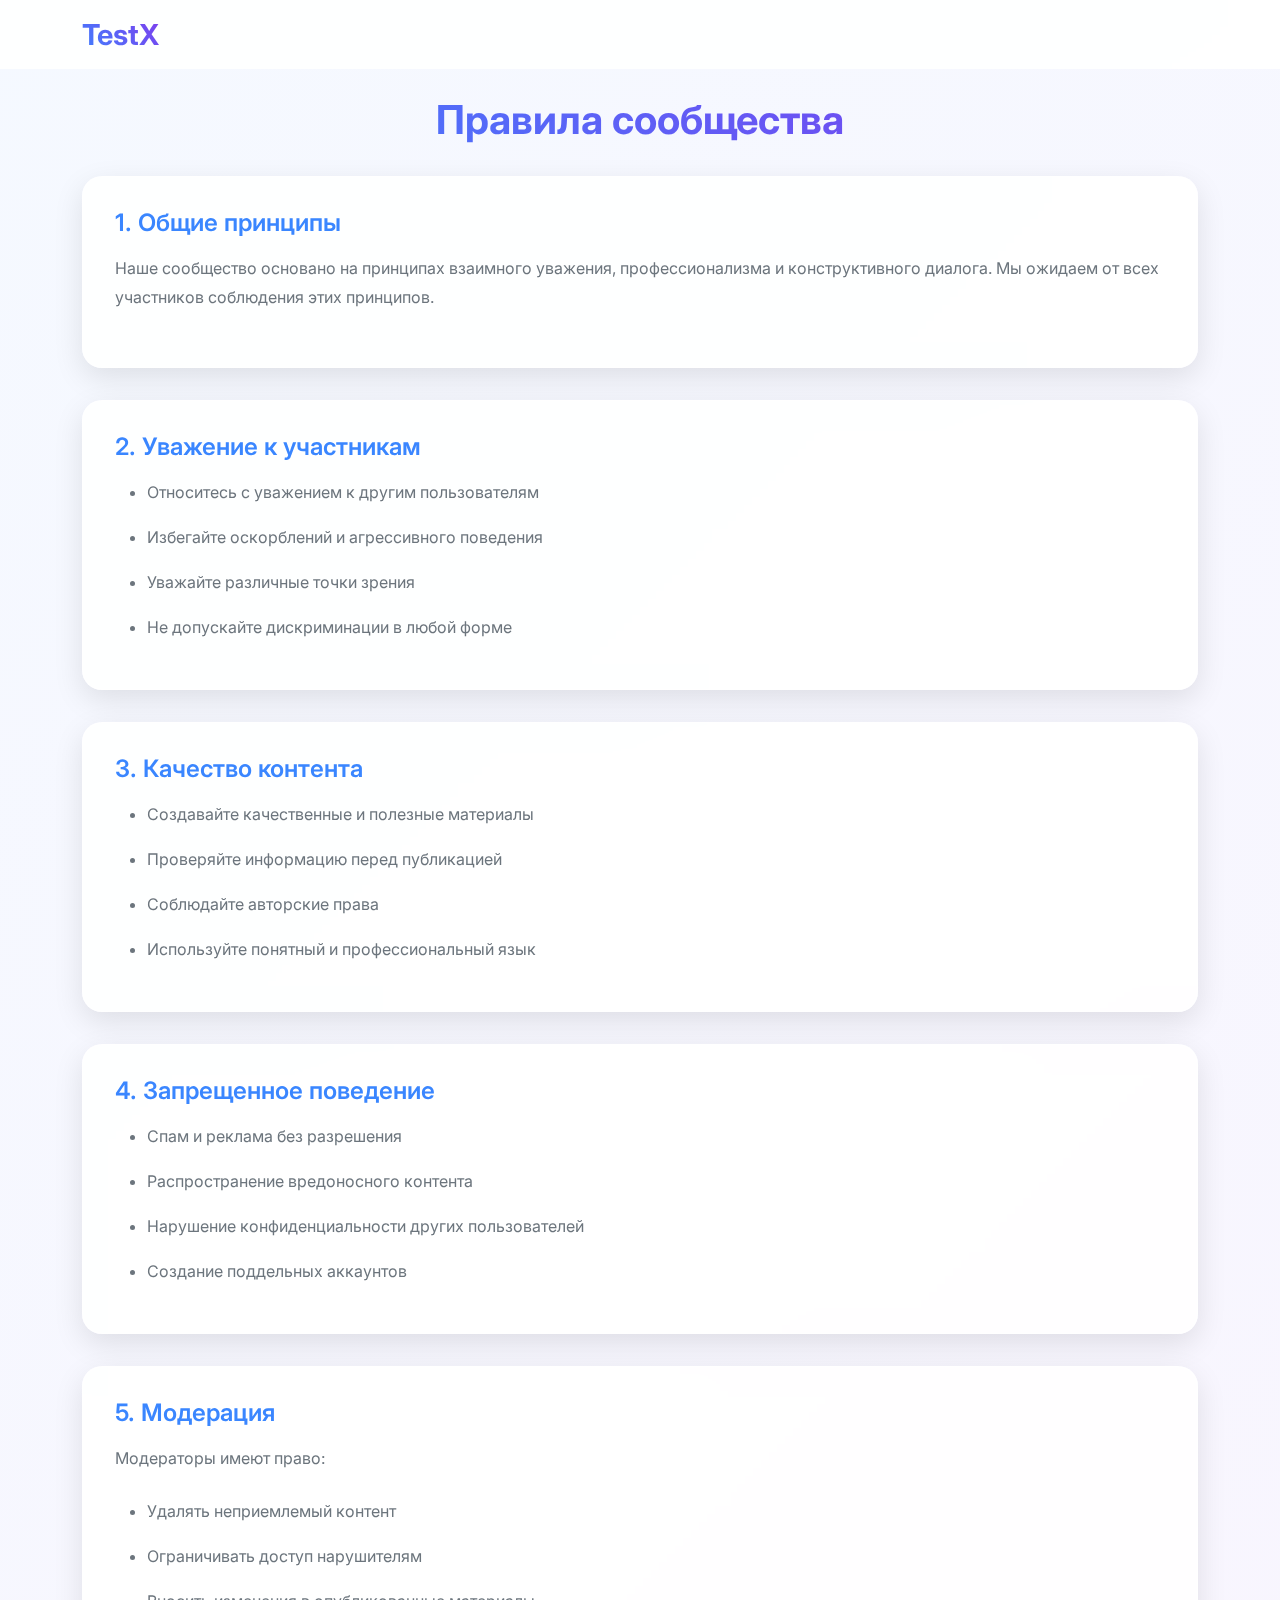
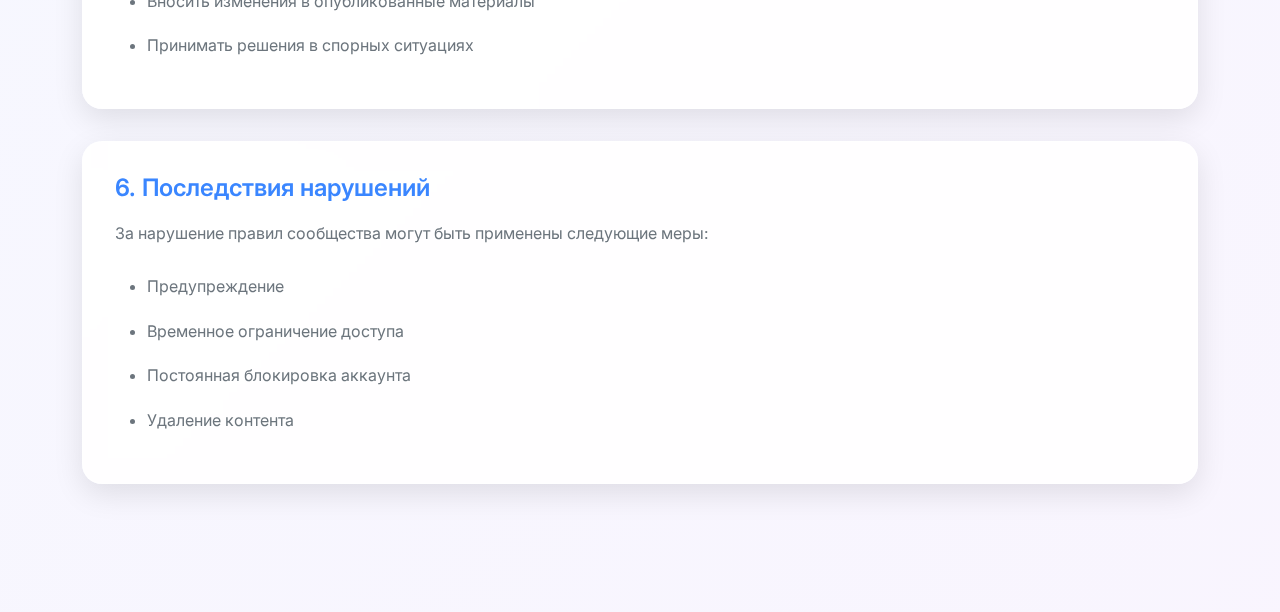
<file: community-guidelines.html>
<!DOCTYPE html>
<html lang="ru">
<head>
    <meta charset="UTF-8">
    <meta name="viewport" content="width=device-width, initial-scale=1.0">
    <title>TestX - Правила сообщества</title>
    
    <!-- Fonts -->
    <link href="https://fonts.googleapis.com/css2?family=Inter:wght@400;500;600;700&display=swap" rel="stylesheet">
    
    <!-- Icons -->
    <link rel="stylesheet" href="https://cdnjs.cloudflare.com/ajax/libs/font-awesome/6.4.0/css/all.min.css">
    
    <!-- Bootstrap -->
    <link href="https://cdn.jsdelivr.net/npm/bootstrap@5.1.3/dist/css/bootstrap.min.css" rel="stylesheet">
    
    <style>
        :root {
            --primary-color: #3a86ff;
            --secondary-color: #8338ec;
            --accent-color: #ff006e;
            --text-color: #2b2d42;
        }

        body {
            font-family: 'Inter', sans-serif;
            background: linear-gradient(135deg, rgba(58, 134, 255, 0.05), rgba(131, 56, 236, 0.05));
            min-height: 100vh;
            color: var(--text-color);
        }

        .navbar {
            background: rgba(255, 255, 255, 0.9);
            backdrop-filter: blur(10px);
            -webkit-backdrop-filter: blur(10px);
        }

        .navbar-brand {
            font-size: 1.8rem;
            font-weight: 700;
            background: linear-gradient(45deg, var(--primary-color), var(--secondary-color));
            -webkit-background-clip: text;
            -webkit-text-fill-color: transparent;
        }

        .content-section {
            padding: 6rem 0;
            position: relative;
        }

        .section-title {
            font-size: 2.5rem;
            font-weight: 700;
            margin-bottom: 2rem;
            background: linear-gradient(45deg, var(--primary-color), var(--secondary-color));
            -webkit-background-clip: text;
            -webkit-text-fill-color: transparent;
        }

        .content-card {
            background: rgba(255, 255, 255, 0.9);
            backdrop-filter: blur(10px);
            border-radius: 20px;
            padding: 2rem;
            margin-bottom: 2rem;
            box-shadow: 0 10px 30px rgba(0, 0, 0, 0.1);
            border: 1px solid rgba(255, 255, 255, 0.2);
        }

        .content-card h3 {
            font-size: 1.5rem;
            font-weight: 600;
            margin-bottom: 1rem;
            color: var(--primary-color);
        }

        .content-card p {
            color: #6c757d;
            line-height: 1.8;
            margin-bottom: 1.5rem;
        }

        .content-card ul {
            color: #6c757d;
            line-height: 1.8;
        }

        .content-card ul li {
            margin-bottom: 1rem;
        }

        .highlight-text {
            color: var(--accent-color);
            font-weight: 500;
        }
    </style>
</head>
<body>
    <!-- Navbar -->
    <nav class="navbar navbar-expand-lg fixed-top">
        <div class="container">
            <a class="navbar-brand" href="index.html">TestX</a>
            <button class="navbar-toggler" type="button" data-bs-toggle="collapse" data-bs-target="#navbarNav">
                <span class="navbar-toggler-icon"></span>
            </button>
        </div>
    </nav>

    <!-- Main Content -->
    <section class="content-section">
        <div class="container">
            <h1 class="section-title text-center">Правила сообщества</h1>
            
            <div class="content-card">
                <h3>1. Общие принципы</h3>
                <p>Наше сообщество основано на принципах взаимного уважения, профессионализма и конструктивного диалога. Мы ожидаем от всех участников соблюдения этих принципов.</p>
            </div>

            <div class="content-card">
                <h3>2. Уважение к участникам</h3>
                <ul>
                    <li>Относитесь с уважением к другим пользователям</li>
                    <li>Избегайте оскорблений и агрессивного поведения</li>
                    <li>Уважайте различные точки зрения</li>
                    <li>Не допускайте дискриминации в любой форме</li>
                </ul>
            </div>

            <div class="content-card">
                <h3>3. Качество контента</h3>
                <ul>
                    <li>Создавайте качественные и полезные материалы</li>
                    <li>Проверяйте информацию перед публикацией</li>
                    <li>Соблюдайте авторские права</li>
                    <li>Используйте понятный и профессиональный язык</li>
                </ul>
            </div>

            <div class="content-card">
                <h3>4. Запрещенное поведение</h3>
                <ul>
                    <li>Спам и реклама без разрешения</li>
                    <li>Распространение вредоносного контента</li>
                    <li>Нарушение конфиденциальности других пользователей</li>
                    <li>Создание поддельных аккаунтов</li>
                </ul>
            </div>

            <div class="content-card">
                <h3>5. Модерация</h3>
                <p>Модераторы имеют право:</p>
                <ul>
                    <li>Удалять неприемлемый контент</li>
                    <li>Ограничивать доступ нарушителям</li>
                    <li>Вносить изменения в опубликованные материалы</li>
                    <li>Принимать решения в спорных ситуациях</li>
                </ul>
            </div>

            <div class="content-card">
                <h3>6. Последствия нарушений</h3>
                <p>За нарушение правил сообщества могут быть применены следующие меры:</p>
                <ul>
                    <li>Предупреждение</li>
                    <li>Временное ограничение доступа</li>
                    <li>Постоянная блокировка аккаунта</li>
                    <li>Удаление контента</li>
                </ul>
            </div>
        </div>
    </section>

    <!-- Bootstrap JS -->
    <script src="https://cdn.jsdelivr.net/npm/bootstrap@5.1.3/dist/js/bootstrap.bundle.min.js"></script>
</body>
</html>
</file>
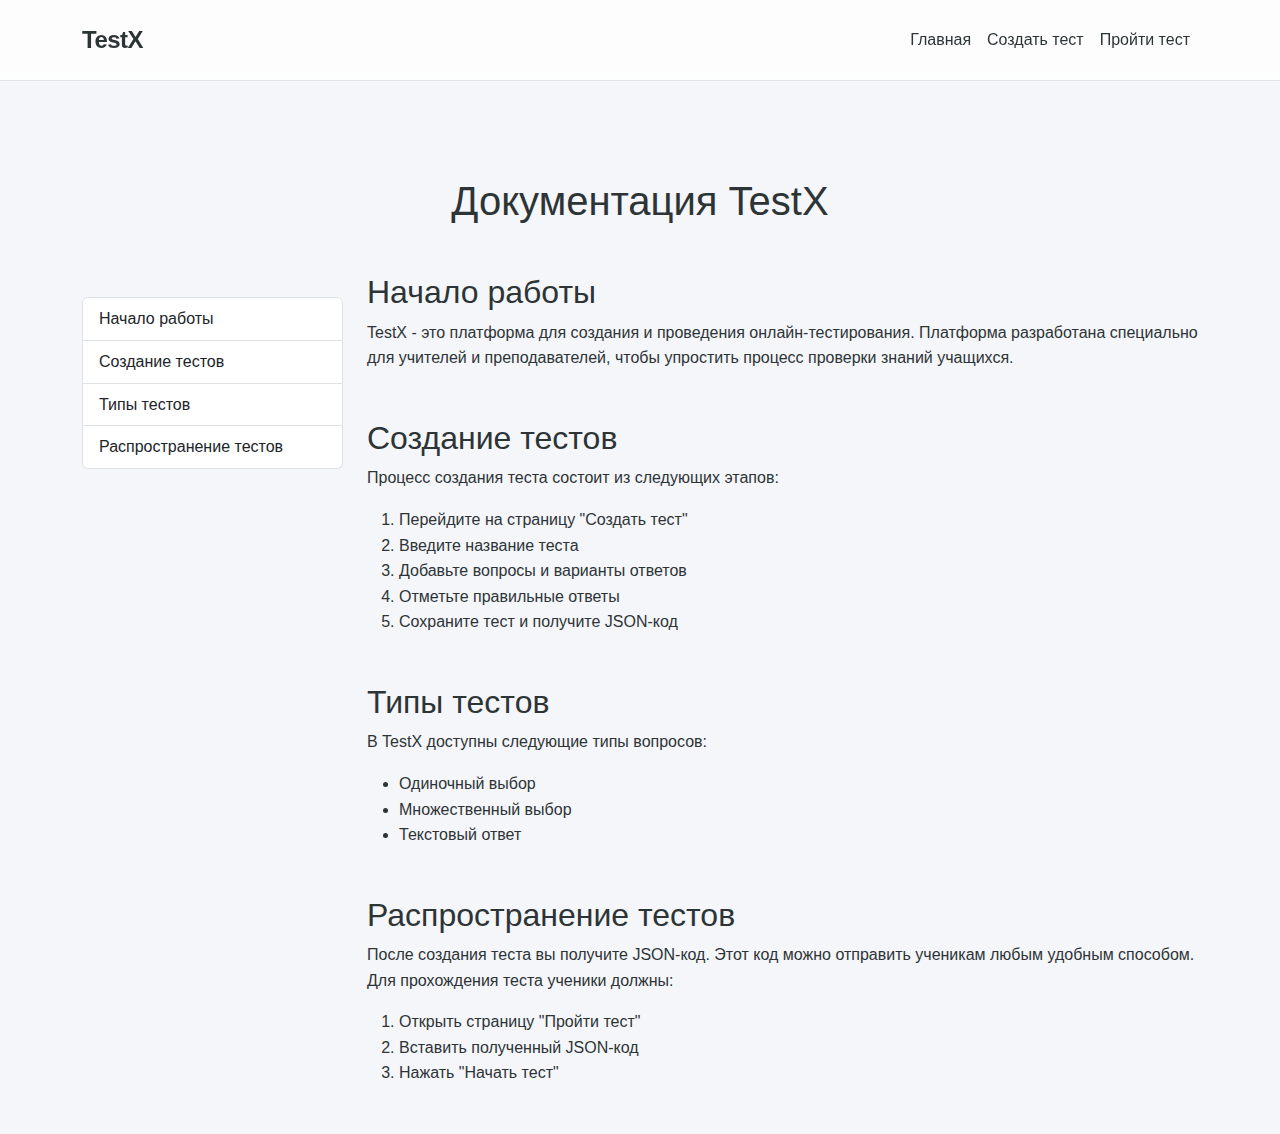
<file: Documentation.html>
<!DOCTYPE html>
<html lang="ru">
<head>
    <meta charset="UTF-8">
    <meta name="viewport" content="width=device-width, initial-scale=1.0">
    <title>TestX - Документация</title>
    <link href="https://fonts.googleapis.com/css2?family=Inter:wght@400;500;600;700&display=swap" rel="stylesheet">
    <link href="https://cdn.jsdelivr.net/npm/bootstrap@5.1.3/dist/css/bootstrap.min.css" rel="stylesheet">
    <link rel="stylesheet" href="css/styles.css">
</head>
<body>
    
    <nav class="navbar navbar-expand-lg navbar-light bg-light">
        <div class="container">
            <a class="navbar-brand" href="index.html">TestX</a>
            <div class="navbar-nav">
                <a class="nav-link" href="index.html">Главная</a>
                <a class="nav-link" href="create-test.html">Создать тест</a>
                <a class="nav-link" href="take-test.html">Пройти тест</a>

            </div>
        </div>
    </nav>
    <div class="container mt-5 pt-5">
        <h1 class="text-center mb-5">Документация TestX</h1>
        
        <div class="row">
            <div class="col-md-3">
                <div class="sticky-top pt-4">
                    <div class="list-group">
                        <a href="#getting-started" class="list-group-item list-group-item-action">Начало работы</a>
                        <a href="#creating-tests" class="list-group-item list-group-item-action">Создание тестов</a>
                        <a href="#test-types" class="list-group-item list-group-item-action">Типы тестов</a>
                        <a href="#sharing" class="list-group-item list-group-item-action">Распространение тестов</a>
                    </div>
                </div>
            </div>
            
            <div class="col-md-9">
                <section id="getting-started" class="mb-5">
                    <h2>Начало работы</h2>
                    <p>TestX - это платформа для создания и проведения онлайн-тестирования. Платформа разработана специально для учителей и преподавателей, чтобы упростить процесс проверки знаний учащихся.</p>
                </section>

                <section id="creating-tests" class="mb-5">
                    <h2>Создание тестов</h2>
                    <p>Процесс создания теста состоит из следующих этапов:</p>
                    <ol>
                        <li>Перейдите на страницу "Создать тест"</li>
                        <li>Введите название теста</li>
                        <li>Добавьте вопросы и варианты ответов</li>
                        <li>Отметьте правильные ответы</li>
                        <li>Сохраните тест и получите JSON-код</li>
                    </ol>
                </section>

                <section id="test-types" class="mb-5">
                    <h2>Типы тестов</h2>
                    <p>В TestX доступны следующие типы вопросов:</p>
                    <ul>
                        <li>Одиночный выбор</li>
                        <li>Множественный выбор</li>
                        <li>Текстовый ответ</li>
                    </ul>
                </section>

                <section id="sharing" class="mb-5">
                    <h2>Распространение тестов</h2>
                    <p>После создания теста вы получите JSON-код. Этот код можно отправить ученикам любым удобным способом. Для прохождения теста ученики должны:</p>
                    <ol>
                        <li>Открыть страницу "Пройти тест"</li>
                        <li>Вставить полученный JSON-код</li>
                        <li>Нажать "Начать тест"</li>
                    </ol>
                </section>
            </div>
        </div>
    </div>

    <script src="https://cdn.jsdelivr.net/npm/bootstrap@5.1.3/dist/js/bootstrap.bundle.min.js"></script>
</body>
</html>
</file>
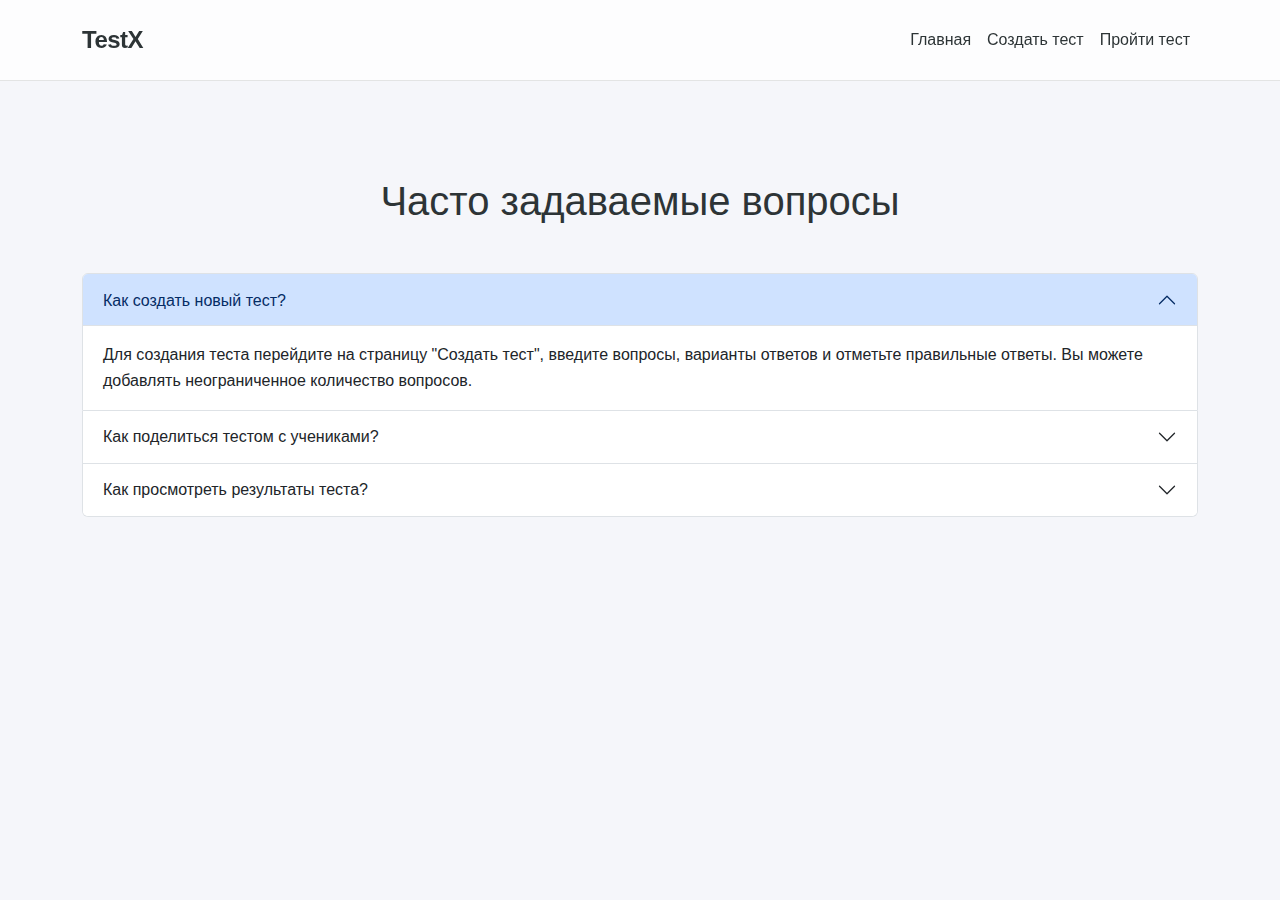
<file: FAQ.html>
<!DOCTYPE html>
<html lang="ru">
<head>
    <meta charset="UTF-8">
    <meta name="viewport" content="width=device-width, initial-scale=1.0">
    <title>TestX - Часто задаваемые вопросы</title>
    <link href="https://fonts.googleapis.com/css2?family=Inter:wght@400;500;600;700&display=swap" rel="stylesheet">
    <link href="https://cdn.jsdelivr.net/npm/bootstrap@5.1.3/dist/css/bootstrap.min.css" rel="stylesheet">
    <link rel="stylesheet" href="css/styles.css">
</head>
<body>
    
    <nav class="navbar navbar-expand-lg navbar-light bg-light">
        <div class="container">
            <a class="navbar-brand" href="index.html">TestX</a>
            <div class="navbar-nav">
                <a class="nav-link" href="index.html">Главная</a>
                <a class="nav-link" href="create-test.html">Создать тест</a>
                <a class="nav-link" href="take-test.html">Пройти тест</a>

            </div>
        </div>
    </nav>
    <div class="container mt-5 pt-5">
        <h1 class="text-center mb-5">Часто задаваемые вопросы</h1>
        
        <div class="accordion" id="faqAccordion">
            <div class="accordion-item">
                <h2 class="accordion-header">
                    <button class="accordion-button" type="button" data-bs-toggle="collapse" data-bs-target="#faq1">
                        Как создать новый тест?
                    </button>
                </h2>
                <div id="faq1" class="accordion-collapse collapse show">
                    <div class="accordion-body">
                        Для создания теста перейдите на страницу "Создать тест", введите вопросы, варианты ответов и отметьте правильные ответы. Вы можете добавлять неограниченное количество вопросов.
                    </div>
                </div>
            </div>

            <div class="accordion-item">
                <h2 class="accordion-header">
                    <button class="accordion-button collapsed" type="button" data-bs-toggle="collapse" data-bs-target="#faq2">
                        Как поделиться тестом с учениками?
                    </button>
                </h2>
                <div id="faq2" class="accordion-collapse collapse">
                    <div class="accordion-body">
                        После создания теста вы получите JSON-код. Скопируйте его и отправьте ученикам. Они смогут пройти тест, вставив этот код на странице "Пройти тест".
                    </div>
                </div>
            </div>

            <div class="accordion-item">
                <h2 class="accordion-header">
                    <button class="accordion-button collapsed" type="button" data-bs-toggle="collapse" data-bs-target="#faq3">
                        Как просмотреть результаты теста?
                    </button>
                </h2>
                <div id="faq3" class="accordion-collapse collapse">
                    <div class="accordion-body">
                        Результаты теста отображаются сразу после его завершения. Ученики видят свой общий балл и правильные/неправильные ответы на каждый вопрос.
                    </div>
                </div>
            </div>
        </div>
    </div>

    <script src="https://cdn.jsdelivr.net/npm/bootstrap@5.1.3/dist/js/bootstrap.bundle.min.js"></script>
</body>
</html>
</file>
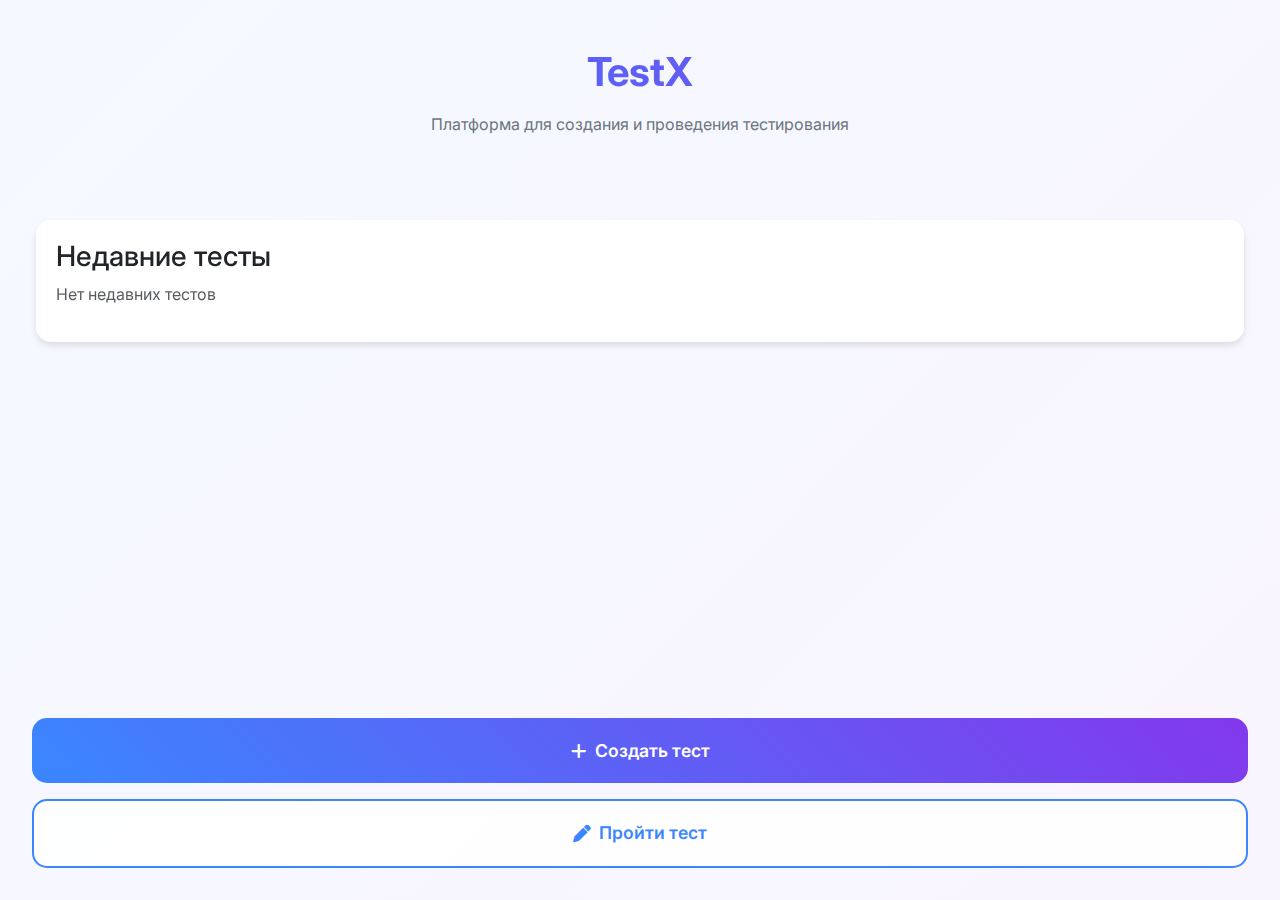
<file: index-mob.html>
<!DOCTYPE html>
<html lang="ru">
<head>
    <meta charset="UTF-8">
    <meta name="viewport" content="width=device-width, initial-scale=1.0">
    <title>TestX - Мобильная версия</title>
    
    <!-- Fonts -->
    <link href="https://fonts.googleapis.com/css2?family=Inter:wght@400;500;600;700&display=swap" rel="stylesheet">
    
    <!-- Icons -->
    <link rel="stylesheet" href="https://cdnjs.cloudflare.com/ajax/libs/font-awesome/6.4.0/css/all.min.css">
    
    <!-- Bootstrap -->
    <link href="https://cdn.jsdelivr.net/npm/bootstrap@5.1.3/dist/css/bootstrap.min.css" rel="stylesheet">
    
    <!-- Add Swiper for touch gestures -->
    <link rel="stylesheet" href="https://unpkg.com/swiper/swiper-bundle.min.css" />
    
    <style>
        :root {
            --primary-color: #3a86ff;
            --secondary-color: #8338ec;
            --accent-color: #ff006e;
            --text-color: #2b2d42;
        }

        body {
            font-family: 'Inter', sans-serif;
            background: linear-gradient(135deg, rgba(58, 134, 255, 0.05), rgba(131, 56, 236, 0.05));
            min-height: 100vh;
            display: flex;
            flex-direction: column;
            margin: 0;
            padding: 0;
            overscroll-behavior-y: contain; /* Prevent pull-to-refresh */
        }

        .app-container {
            flex: 1;
            display: flex;
            flex-direction: column;
            padding: 1rem;
        }

        .logo-section {
            text-align: center;
            padding: 2rem 0;
        }

        .logo-text {
            font-size: 2.5rem;
            font-weight: 700;
            background: linear-gradient(45deg, var(--primary-color), var(--secondary-color));
            -webkit-background-clip: text;
            -webkit-text-fill-color: transparent;
            margin-bottom: 1rem;
        }

        .logo-subtitle {
            color: #6c757d;
            font-size: 1rem;
            margin-bottom: 2rem;
        }

        .buttons-section {
            display: flex;
            flex-direction: column;
            gap: 1rem;
            padding: 1rem;
            margin-top: auto;
        }

        .btn {
            padding: 1.2rem; /* Increased touch target size */
            border-radius: 15px;
            font-weight: 600;
            font-size: 1.1rem;
            display: flex;
            align-items: center;
            justify-content: center;
            gap: 0.5rem;
            transition: all 0.3s ease;
            touch-action: manipulation; /* Optimize for touch */
        }

        .btn-primary {
            background: linear-gradient(45deg, var(--primary-color), var(--secondary-color));
            border: none;
            color: white;
        }

        .btn-outline {
            background: rgba(255, 255, 255, 0.9);
            border: 2px solid var(--primary-color);
            color: var(--primary-color);
        }

        .btn:active {
            transform: scale(0.98);
        }

        /* Swiper styles */
        .swiper-container {
            width: 100%;
            padding: 20px;
        }

        .swiper-slide {
            background: white;
            border-radius: 15px;
            padding: 20px;
            box-shadow: 0 4px 6px rgba(0, 0, 0, 0.1);
        }

        /* Offline indicator */
        .offline-indicator {
            position: fixed;
            bottom: 20px;
            left: 50%;
            transform: translateX(-50%);
            background: rgba(0, 0, 0, 0.8);
            color: white;
            padding: 8px 16px;
            border-radius: 20px;
            font-size: 0.9rem;
            display: none;
            z-index: 1000;
        }

        .offline-indicator.visible {
            display: block;
        }

        /* Install PWA prompt */
        .install-prompt {
            position: fixed;
            bottom: 0;
            left: 0;
            right: 0;
            background: white;
            padding: 1rem;
            box-shadow: 0 -2px 10px rgba(0, 0, 0, 0.1);
            display: none;
            z-index: 1000;
        }

        .install-prompt.visible {
            display: block;
        }

        /* Touch feedback */
        .touch-feedback {
            position: absolute;
            width: 40px;
            height: 40px;
            background: rgba(58, 134, 255, 0.2);
            border-radius: 50%;
            pointer-events: none;
            transform: translate(-50%, -50%);
            animation: touch-ripple 0.6s ease-out;
        }

        @keyframes touch-ripple {
            from {
                opacity: 1;
                transform: translate(-50%, -50%) scale(0);
            }
            to {
                opacity: 0;
                transform: translate(-50%, -50%) scale(2);
            }
        }
    </style>
</head>
<body>
    <div class="offline-indicator">
        <i class="fas fa-wifi-slash me-2"></i>
        Офлайн режим
    </div>

    <div class="install-prompt">
        <div class="d-flex justify-content-between align-items-center">
            <div>
                <strong>Установить приложение</strong>
                <p class="mb-0">Добавьте TestX на главный экран</p>
            </div>
            <button class="btn btn-primary btn-sm" id="installBtn">Установить</button>
        </div>
    </div>

    <div class="app-container">
        <div class="logo-section">
            <h1 class="logo-text">TestX</h1>
            <p class="logo-subtitle">Платформа для создания и проведения тестирования</p>
        </div>

        <div class="swiper-container">
            <div class="swiper-wrapper">
                <div class="swiper-slide">
                    <h3>Недавние тесты</h3>
                    <div id="recentTests">
                        <!-- Will be populated dynamically -->
                    </div>
                </div>
            </div>
        </div>

        <div class="buttons-section">
            <a href="create-test.html" class="btn btn-primary">
                <i class="fas fa-plus"></i>
                <span>Создать тест</span>
            </a>
            <a href="take-test.html" class="btn btn-outline">
                <i class="fas fa-pen"></i>
                <span>Пройти тест</span>
            </a>
        </div>
    </div>

    <!-- Scripts -->
    <script src="https://cdn.jsdelivr.net/npm/bootstrap@5.1.3/dist/js/bootstrap.bundle.min.js"></script>
    <script src="https://unpkg.com/swiper/swiper-bundle.min.js"></script>
    
    <script>
        // Service Worker Registration
        if ('serviceWorker' in navigator) {
            window.addEventListener('load', () => {
                navigator.serviceWorker.register('/sw.js')
                    .then(registration => {
                        console.log('ServiceWorker registered:', registration);
                    })
                    .catch(error => {
                        console.log('ServiceWorker registration failed:', error);
                    });
            });
        }

        // Offline/Online Status
        function updateOnlineStatus() {
            const indicator = document.querySelector('.offline-indicator');
            if (!navigator.onLine) {
                indicator.classList.add('visible');
            } else {
                indicator.classList.remove('visible');
            }
        }

        window.addEventListener('online', updateOnlineStatus);
        window.addEventListener('offline', updateOnlineStatus);
        updateOnlineStatus();

        // Touch Feedback
        document.addEventListener('touchstart', (e) => {
            const touch = e.touches[0];
            const feedback = document.createElement('div');
            feedback.className = 'touch-feedback';
            feedback.style.left = touch.pageX + 'px';
            feedback.style.top = touch.pageY + 'px';
            document.body.appendChild(feedback);
            
            feedback.addEventListener('animationend', () => {
                feedback.remove();
            });
        });

        // Initialize Swiper
        const swiper = new Swiper('.swiper-container', {
            slidesPerView: 1,
            spaceBetween: 30,
            pagination: {
                el: '.swiper-pagination',
                clickable: true,
            },
        });

        // PWA Install Prompt
        let deferredPrompt;
        window.addEventListener('beforeinstallprompt', (e) => {
            e.preventDefault();
            deferredPrompt = e;
            document.querySelector('.install-prompt').classList.add('visible');
        });

        document.getElementById('installBtn').addEventListener('click', async () => {
            if (deferredPrompt) {
                deferredPrompt.prompt();
                const { outcome } = await deferredPrompt.userChoice;
                if (outcome === 'accepted') {
                    document.querySelector('.install-prompt').classList.remove('visible');
                }
                deferredPrompt = null;
            }
        });

        // Load Recent Tests from IndexedDB
        class TestStorage {
            static async init() {
                return new Promise((resolve, reject) => {
                    const request = indexedDB.open('TestXDB', 1);
                    
                    request.onerror = () => reject(request.error);
                    request.onsuccess = () => resolve(request.result);
                    
                    request.onupgradeneeded = (e) => {
                        const db = e.target.result;
                        if (!db.objectStoreNames.contains('tests')) {
                            db.createObjectStore('tests', { keyPath: 'id' });
                        }
                    };
                });
            }

            static async getRecentTests() {
                const db = await this.init();
                return new Promise((resolve, reject) => {
                    const transaction = db.transaction(['tests'], 'readonly');
                    const store = transaction.objectStore('tests');
                    const request = store.getAll();
                    
                    request.onsuccess = () => resolve(request.result);
                    request.onerror = () => reject(request.error);
                });
            }
        }

        // Populate Recent Tests
        async function loadRecentTests() {
            try {
                const tests = await TestStorage.getRecentTests();
                const recentTestsContainer = document.getElementById('recentTests');
                
                if (tests.length === 0) {
                    recentTestsContainer.innerHTML = '<p class="text-muted">Нет недавних тестов</p>';
                    return;
                }

                recentTestsContainer.innerHTML = tests
                    .map(test => `
                        <div class="recent-test-item mb-3">
                            <h5>${test.title}</h5>
                            <p class="mb-1 text-muted">${new Date(test.date).toLocaleDateString()}</p>
                            <a href="take-test.html?id=${test.id}" class="btn btn-sm btn-outline-primary">
                                Открыть
                            </a>
                        </div>
                    `)
                    .join('');
            } catch (error) {
                console.error('Error loading recent tests:', error);
            }
        }

        loadRecentTests();
    </script>
</body>
</html>
</file>
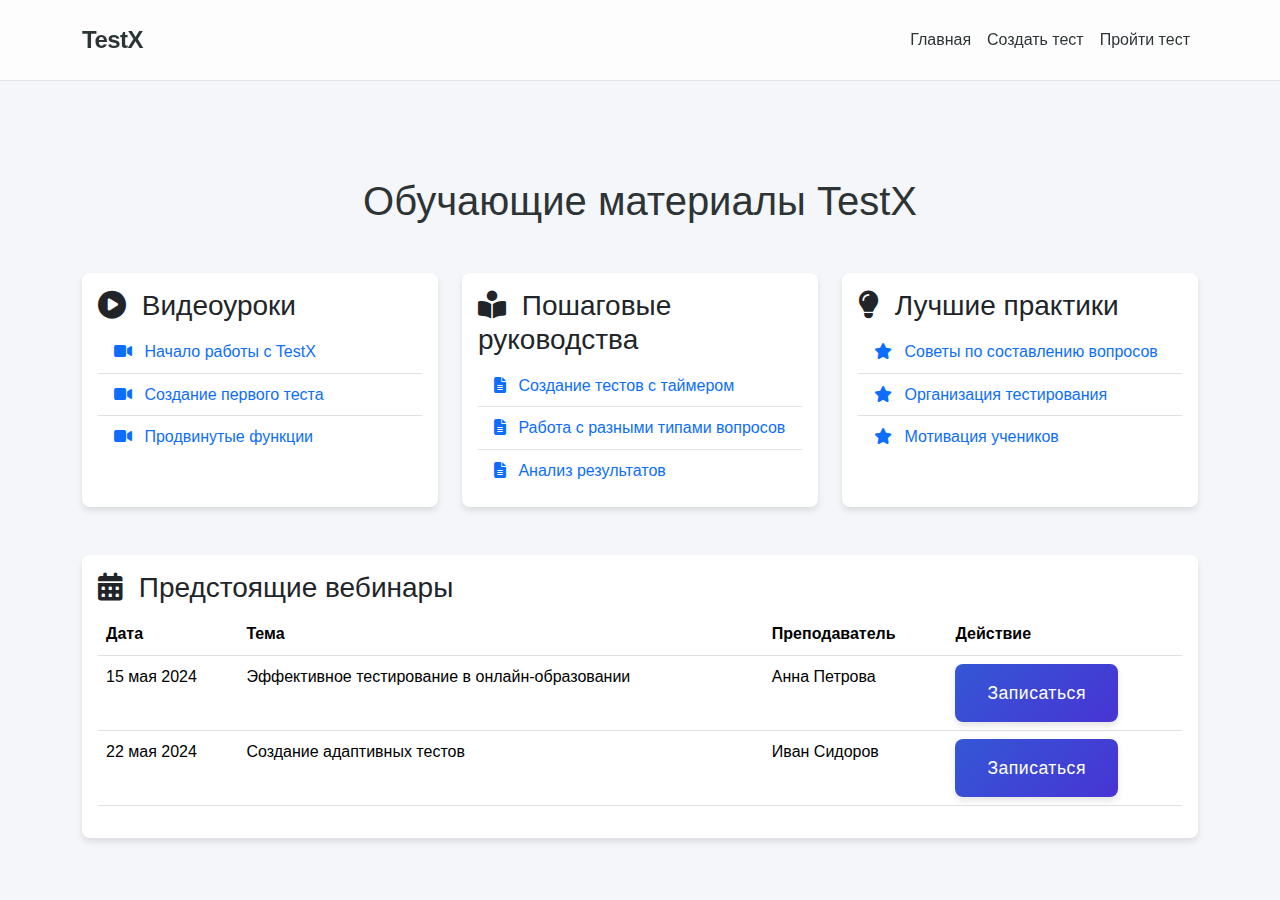
<file: Learning.html>
<!DOCTYPE html>
<html lang="ru">
<head>
    <meta charset="UTF-8">
    <meta name="viewport" content="width=device-width, initial-scale=1.0">
    <title>TestX - Обучающие материалы</title>
    <link href="https://fonts.googleapis.com/css2?family=Inter:wght@400;500;600;700&display=swap" rel="stylesheet">
    <link href="https://cdn.jsdelivr.net/npm/bootstrap@5.1.3/dist/css/bootstrap.min.css" rel="stylesheet">
    <link rel="stylesheet" href="https://cdnjs.cloudflare.com/ajax/libs/font-awesome/6.4.0/css/all.min.css">
    <link rel="stylesheet" href="css/styles.css">
</head>
<body>

    <nav class="navbar navbar-expand-lg navbar-light bg-light">
        <div class="container">
            <a class="navbar-brand" href="index.html">TestX</a>
            <div class="navbar-nav">
                <a class="nav-link" href="index.html">Главная</a>
                <a class="nav-link" href="create-test.html">Создать тест</a>
                <a class="nav-link" href="take-test.html">Пройти тест</a>

            </div>
        </div>
    </nav>
    <div class="container mt-5 pt-5">
        <h1 class="text-center mb-5">Обучающие материалы TestX</h1>
        
        <div class="row">
            <div class="col-md-4 mb-4">
                <div class="card h-100">
                    <div class="card-body">
                        <h3 class="card-title">
                            <i class="fas fa-play-circle me-2"></i>
                            Видеоуроки
                        </h3>
                        <ul class="list-group list-group-flush">
                            <li class="list-group-item">
                                <a href="#" class="text-decoration-none">
                                    <i class="fas fa-video me-2"></i>
                                    Начало работы с TestX
                                </a>
                            </li>
                            <li class="list-group-item">
                                <a href="#" class="text-decoration-none">
                                    <i class="fas fa-video me-2"></i>
                                    Создание первого теста
                                </a>
                            </li>
                            <li class="list-group-item">
                                <a href="#" class="text-decoration-none">
                                    <i class="fas fa-video me-2"></i>
                                    Продвинутые функции
                                </a>
                            </li>
                        </ul>
                    </div>
                </div>
            </div>

            <div class="col-md-4 mb-4">
                <div class="card h-100">
                    <div class="card-body">
                        <h3 class="card-title">
                            <i class="fas fa-book-reader me-2"></i>
                            Пошаговые руководства
                        </h3>
                        <ul class="list-group list-group-flush">
                            <li class="list-group-item">
                                <a href="#" class="text-decoration-none">
                                    <i class="fas fa-file-alt me-2"></i>
                                    Создание тестов с таймером
                                </a>
                            </li>
                            <li class="list-group-item">
                                <a href="#" class="text-decoration-none">
                                    <i class="fas fa-file-alt me-2"></i>
                                    Работа с разными типами вопросов
                                </a>
                            </li>
                            <li class="list-group-item">
                                <a href="#" class="text-decoration-none">
                                    <i class="fas fa-file-alt me-2"></i>
                                    Анализ результатов
                                </a>
                            </li>
                        </ul>
                    </div>
                </div>
            </div>

            <div class="col-md-4 mb-4">
                <div class="card h-100">
                    <div class="card-body">
                        <h3 class="card-title">
                            <i class="fas fa-lightbulb me-2"></i>
                            Лучшие практики
                        </h3>
                        <ul class="list-group list-group-flush">
                            <li class="list-group-item">
                                <a href="#" class="text-decoration-none">
                                    <i class="fas fa-star me-2"></i>
                                    Советы по составлению вопросов
                                </a>
                            </li>
                            <li class="list-group-item">
                                <a href="#" class="text-decoration-none">
                                    <i class="fas fa-star me-2"></i>
                                    Организация тестирования
                                </a>
                            </li>
                            <li class="list-group-item">
                                <a href="#" class="text-decoration-none">
                                    <i class="fas fa-star me-2"></i>
                                    Мотивация учеников
                                </a>
                            </li>
                        </ul>
                    </div>
                </div>
            </div>
        </div>

        <div class="row mt-4">
            <div class="col-12">
                <div class="card">
                    <div class="card-body">
                        <h3 class="card-title">
                            <i class="fas fa-calendar-alt me-2"></i>
                            Предстоящие вебинары
                        </h3>
                        <div class="table-responsive">
                            <table class="table">
                                <thead>
                                    <tr>
                                        <th>Дата</th>
                                        <th>Тема</th>
                                        <th>Преподаватель</th>
                                        <th>Действие</th>
                                    </tr>
                                </thead>
                                <tbody>
                                    <tr>
                                        <td>15 мая 2024</td>
                                        <td>Эффективное тестирование в онлайн-образовании</td>
                                        <td>Анна Петрова</td>
                                        <td><button class="btn btn-primary btn-sm">Записаться</button></td>
                                    </tr>
                                    <tr>
                                        <td>22 мая 2024</td>
                                        <td>Создание адаптивных тестов</td>
                                        <td>Иван Сидоров</td>
                                        <td><button class="btn btn-primary btn-sm">Записаться</button></td>
                                    </tr>
                                </tbody>
                            </table>
                        </div>
                    </div>
                </div>
            </div>
        </div>
    </div>

    <script src="https://cdn.jsdelivr.net/npm/bootstrap@5.1.3/dist/js/bootstrap.bundle.min.js"></script>
</body>
</html>
</file>
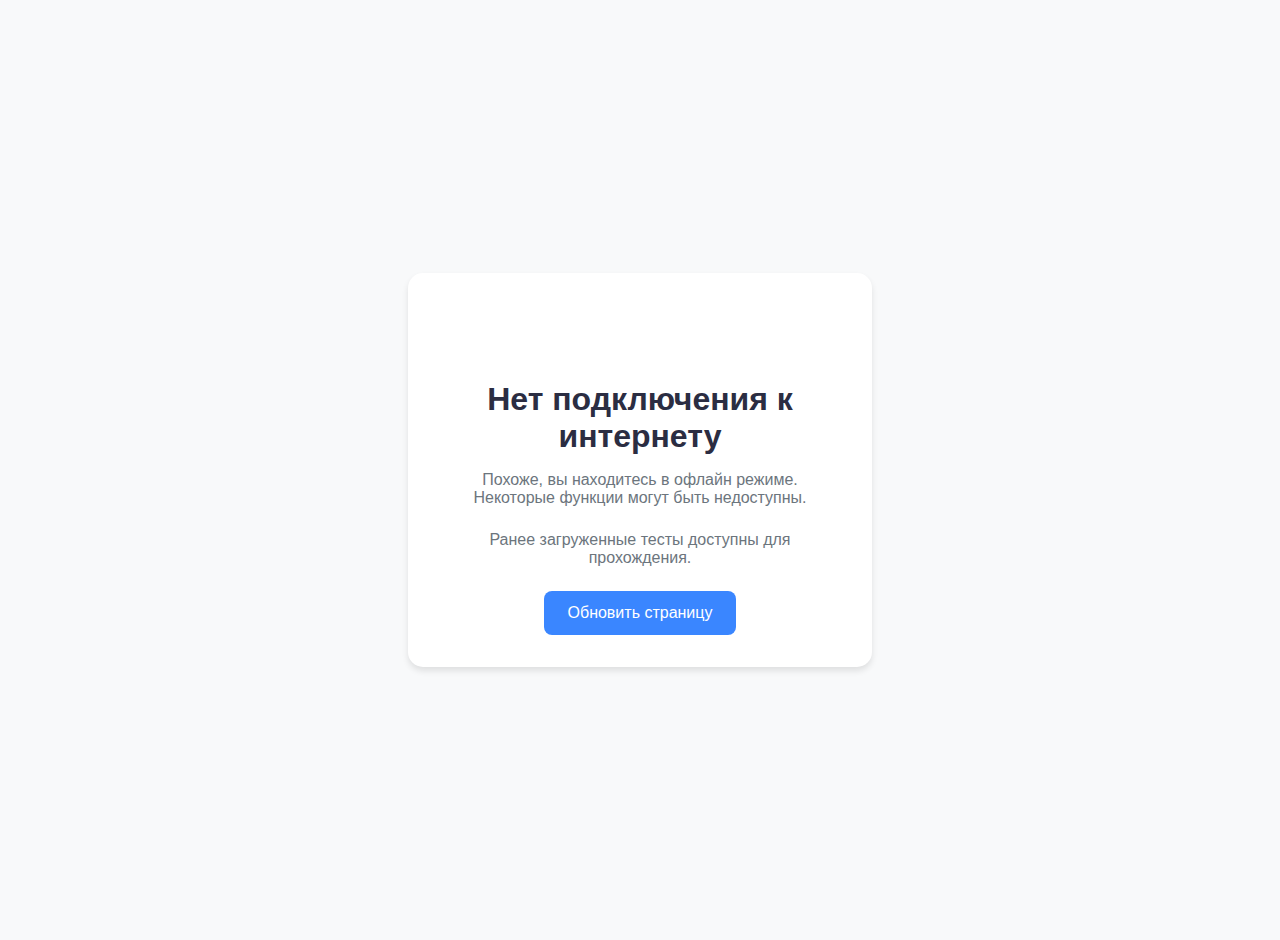
<file: offline.html>
<!DOCTYPE html>
<html lang="ru">
<head>
    <meta charset="UTF-8">
    <meta name="viewport" content="width=device-width, initial-scale=1.0">
    <title>TestX - Офлайн режим</title>
    <style>
        body {
            font-family: 'Inter', sans-serif;
            display: flex;
            align-items: center;
            justify-content: center;
            min-height: 100vh;
            margin: 0;
            padding: 20px;
            background: #f8f9fa;
            text-align: center;
        }
        .offline-container {
            max-width: 400px;
            padding: 2rem;
            background: white;
            border-radius: 15px;
            box-shadow: 0 4px 6px rgba(0, 0, 0, 0.1);
        }
        .icon {
            font-size: 48px;
            color: #3a86ff;
            margin-bottom: 1rem;
        }
        h1 {
            color: #2b2d42;
            margin-bottom: 1rem;
        }
        p {
            color: #6c757d;
            margin-bottom: 1.5rem;
        }
        .btn {
            display: inline-block;
            padding: 0.8rem 1.5rem;
            background: #3a86ff;
            color: white;
            text-decoration: none;
            border-radius: 8px;
            font-weight: 500;
        }
    </style>
    <link rel="stylesheet" href="https://cdnjs.cloudflare.com/ajax/libs/font-awesome/6.4.0/css/all.min.css">
</head>
<body>
    <div class="offline-container">
        <div class="icon">
            <i class="fas fa-wifi-slash"></i>
        </div>
        <h1>Нет подключения к интернету</h1>
        <p>Похоже, вы находитесь в офлайн режиме. Некоторые функции могут быть недоступны.</p>
        <p>Ранее загруженные тесты доступны для прохождения.</p>
        <a href="/" class="btn">Обновить страницу</a>
    </div>
</body>
</html>
</file>
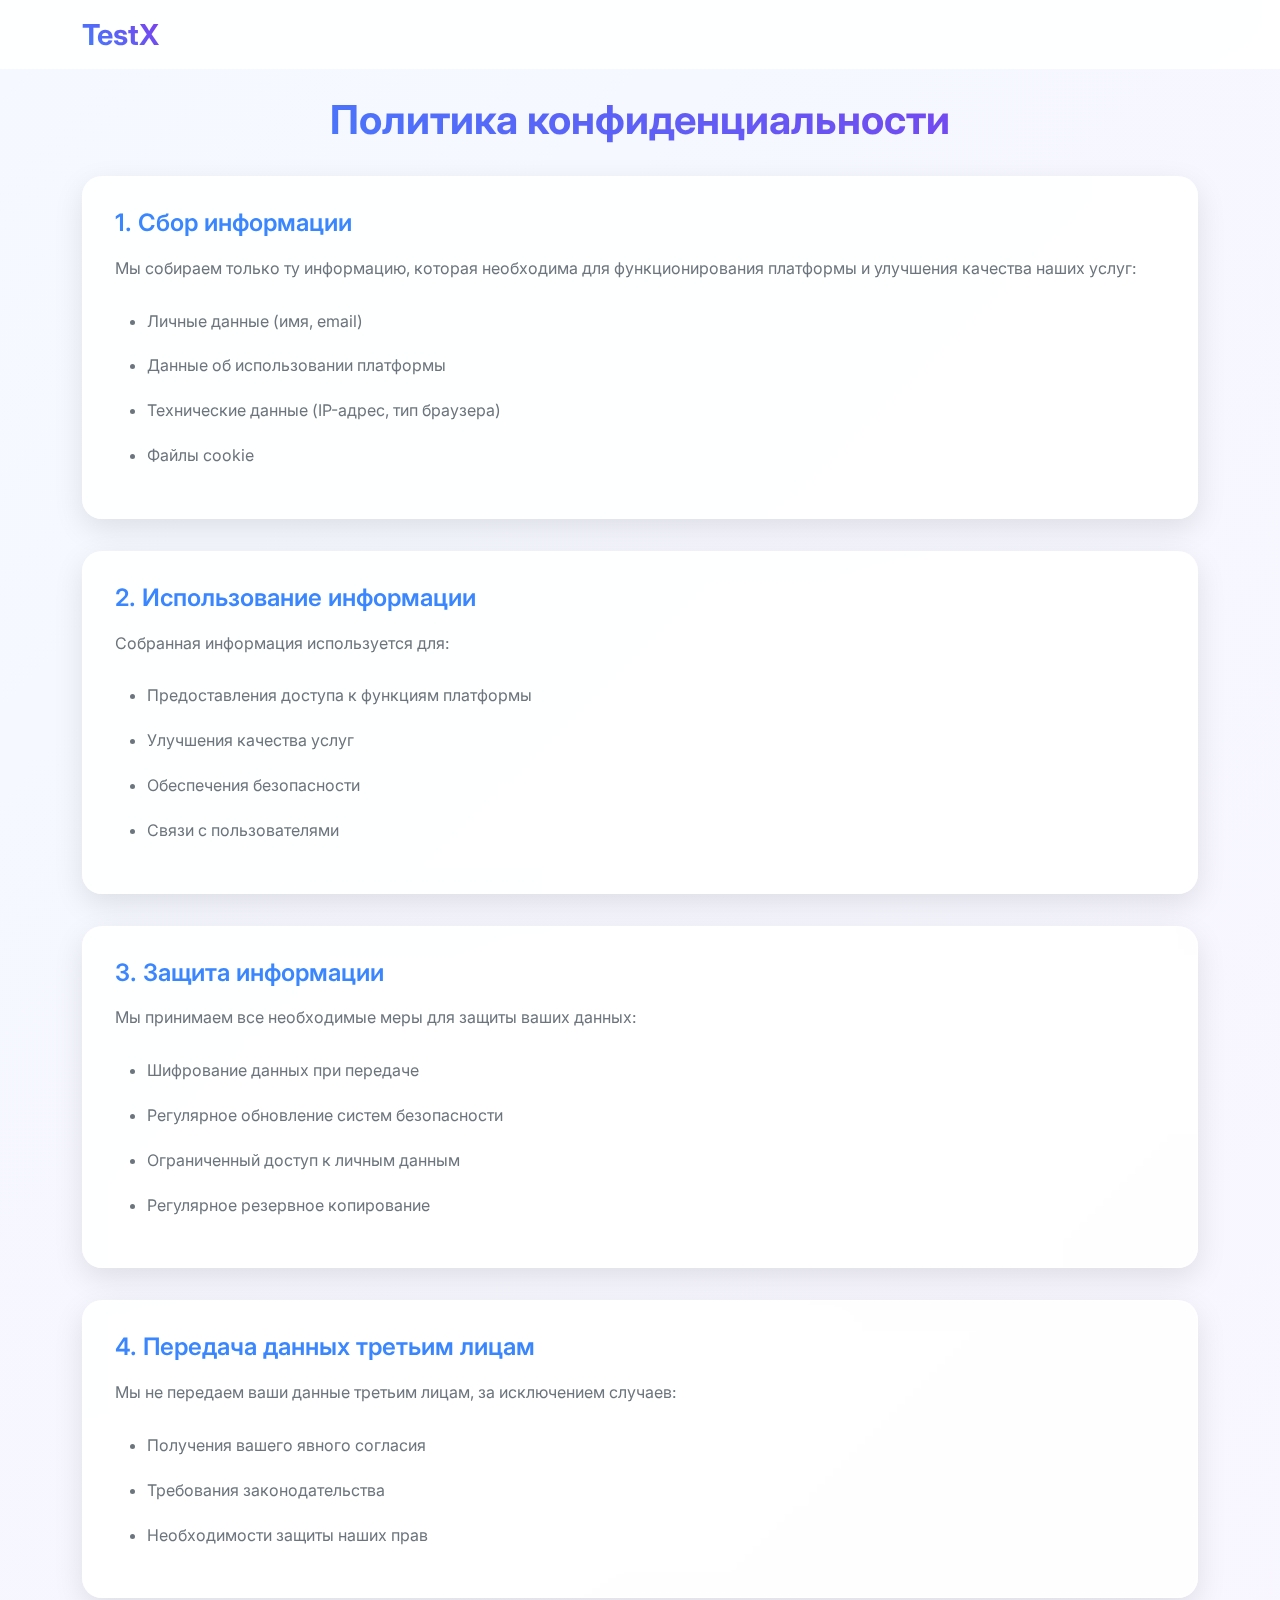
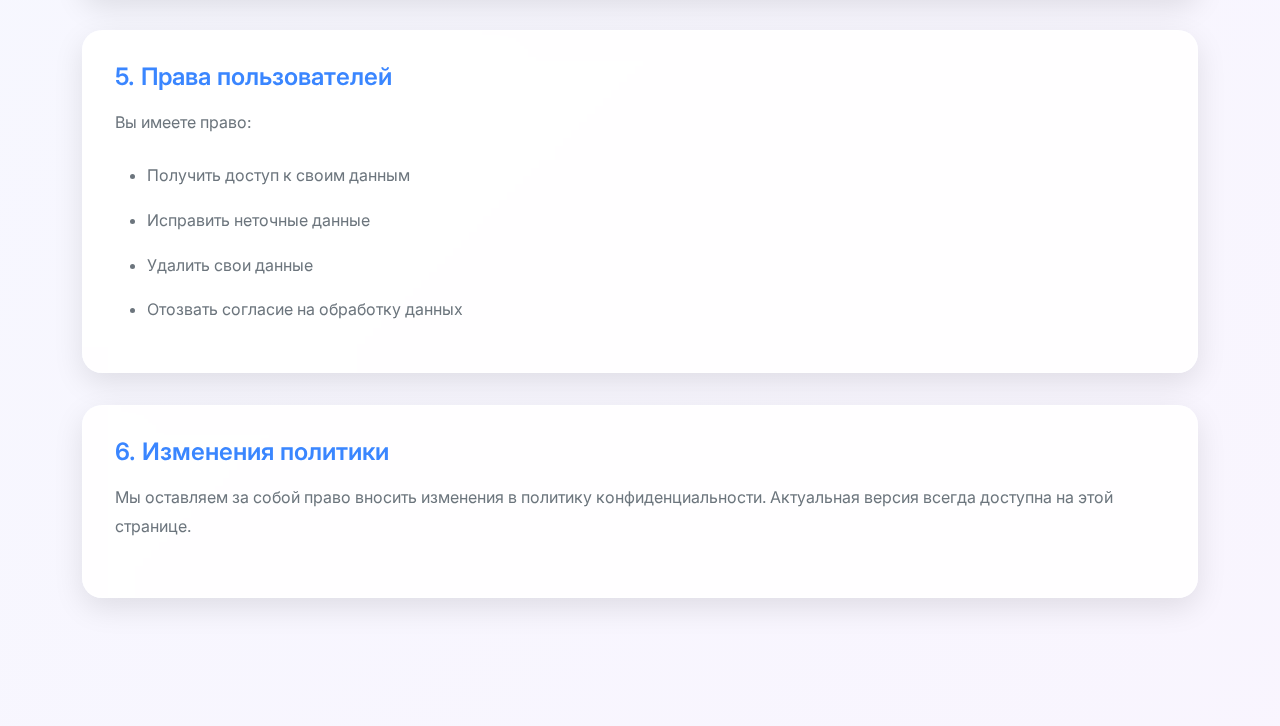
<file: privacy-policy.html>
<!DOCTYPE html>
<html lang="ru">
<head>
    <meta charset="UTF-8">
    <meta name="viewport" content="width=device-width, initial-scale=1.0">
    <title>TestX - Политика конфиденциальности</title>
    
    <!-- Fonts -->
    <link href="https://fonts.googleapis.com/css2?family=Inter:wght@400;500;600;700&display=swap" rel="stylesheet">
    
    <!-- Icons -->
    <link rel="stylesheet" href="https://cdnjs.cloudflare.com/ajax/libs/font-awesome/6.4.0/css/all.min.css">
    
    <!-- Bootstrap -->
    <link href="https://cdn.jsdelivr.net/npm/bootstrap@5.1.3/dist/css/bootstrap.min.css" rel="stylesheet">
    
    <style>
        :root {
            --primary-color: #3a86ff;
            --secondary-color: #8338ec;
            --accent-color: #ff006e;
            --text-color: #2b2d42;
        }

        body {
            font-family: 'Inter', sans-serif;
            background: linear-gradient(135deg, rgba(58, 134, 255, 0.05), rgba(131, 56, 236, 0.05));
            min-height: 100vh;
            color: var(--text-color);
        }

        .navbar {
            background: rgba(255, 255, 255, 0.9);
            backdrop-filter: blur(10px);
            -webkit-backdrop-filter: blur(10px);
        }

        .navbar-brand {
            font-size: 1.8rem;
            font-weight: 700;
            background: linear-gradient(45deg, var(--primary-color), var(--secondary-color));
            -webkit-background-clip: text;
            -webkit-text-fill-color: transparent;
        }

        .content-section {
            padding: 6rem 0;
            position: relative;
        }

        .section-title {
            font-size: 2.5rem;
            font-weight: 700;
            margin-bottom: 2rem;
            background: linear-gradient(45deg, var(--primary-color), var(--secondary-color));
            -webkit-background-clip: text;
            -webkit-text-fill-color: transparent;
        }

        .content-card {
            background: rgba(255, 255, 255, 0.9);
            backdrop-filter: blur(10px);
            border-radius: 20px;
            padding: 2rem;
            margin-bottom: 2rem;
            box-shadow: 0 10px 30px rgba(0, 0, 0, 0.1);
            border: 1px solid rgba(255, 255, 255, 0.2);
        }

        .content-card h3 {
            font-size: 1.5rem;
            font-weight: 600;
            margin-bottom: 1rem;
            color: var(--primary-color);
        }

        .content-card p {
            color: #6c757d;
            line-height: 1.8;
            margin-bottom: 1.5rem;
        }

        .content-card ul {
            color: #6c757d;
            line-height: 1.8;
        }

        .content-card ul li {
            margin-bottom: 1rem;
        }

        .highlight-text {
            color: var(--accent-color);
            font-weight: 500;
        }
    </style>
</head>
<body>
    <!-- Navbar -->
    <nav class="navbar navbar-expand-lg fixed-top">
        <div class="container">
            <a class="navbar-brand" href="index.html">TestX</a>
            <button class="navbar-toggler" type="button" data-bs-toggle="collapse" data-bs-target="#navbarNav">
                <span class="navbar-toggler-icon"></span>
            </button>
        </div>
    </nav>

    <!-- Main Content -->
    <section class="content-section">
        <div class="container">
            <h1 class="section-title text-center">Политика конфиденциальности</h1>
            
            <div class="content-card">
                <h3>1. Сбор информации</h3>
                <p>Мы собираем только ту информацию, которая необходима для функционирования платформы и улучшения качества наших услуг:</p>
                <ul>
                    <li>Личные данные (имя, email)</li>
                    <li>Данные об использовании платформы</li>
                    <li>Технические данные (IP-адрес, тип браузера)</li>
                    <li>Файлы cookie</li>
                </ul>
            </div>

            <div class="content-card">
                <h3>2. Использование информации</h3>
                <p>Собранная информация используется для:</p>
                <ul>
                    <li>Предоставления доступа к функциям платформы</li>
                    <li>Улучшения качества услуг</li>
                    <li>Обеспечения безопасности</li>
                    <li>Связи с пользователями</li>
                </ul>
            </div>

            <div class="content-card">
                <h3>3. Защита информации</h3>
                <p>Мы принимаем все необходимые меры для защиты ваших данных:</p>
                <ul>
                    <li>Шифрование данных при передаче</li>
                    <li>Регулярное обновление систем безопасности</li>
                    <li>Ограниченный доступ к личным данным</li>
                    <li>Регулярное резервное копирование</li>
                </ul>
            </div>

            <div class="content-card">
                <h3>4. Передача данных третьим лицам</h3>
                <p>Мы не передаем ваши данные третьим лицам, за исключением случаев:</p>
                <ul>
                    <li>Получения вашего явного согласия</li>
                    <li>Требования законодательства</li>
                    <li>Необходимости защиты наших прав</li>
                </ul>
            </div>

            <div class="content-card">
                <h3>5. Права пользователей</h3>
                <p>Вы имеете право:</p>
                <ul>
                    <li>Получить доступ к своим данным</li>
                    <li>Исправить неточные данные</li>
                    <li>Удалить свои данные</li>
                    <li>Отозвать согласие на обработку данных</li>
                </ul>
            </div>

            <div class="content-card">
                <h3>6. Изменения политики</h3>
                <p>Мы оставляем за собой право вносить изменения в политику конфиденциальности. Актуальная версия всегда доступна на этой странице.</p>
            </div>
        </div>
    </section>

    <!-- Bootstrap JS -->
    <script src="https://cdn.jsdelivr.net/npm/bootstrap@5.1.3/dist/js/bootstrap.bundle.min.js"></script>
</body>
</html>
</file>
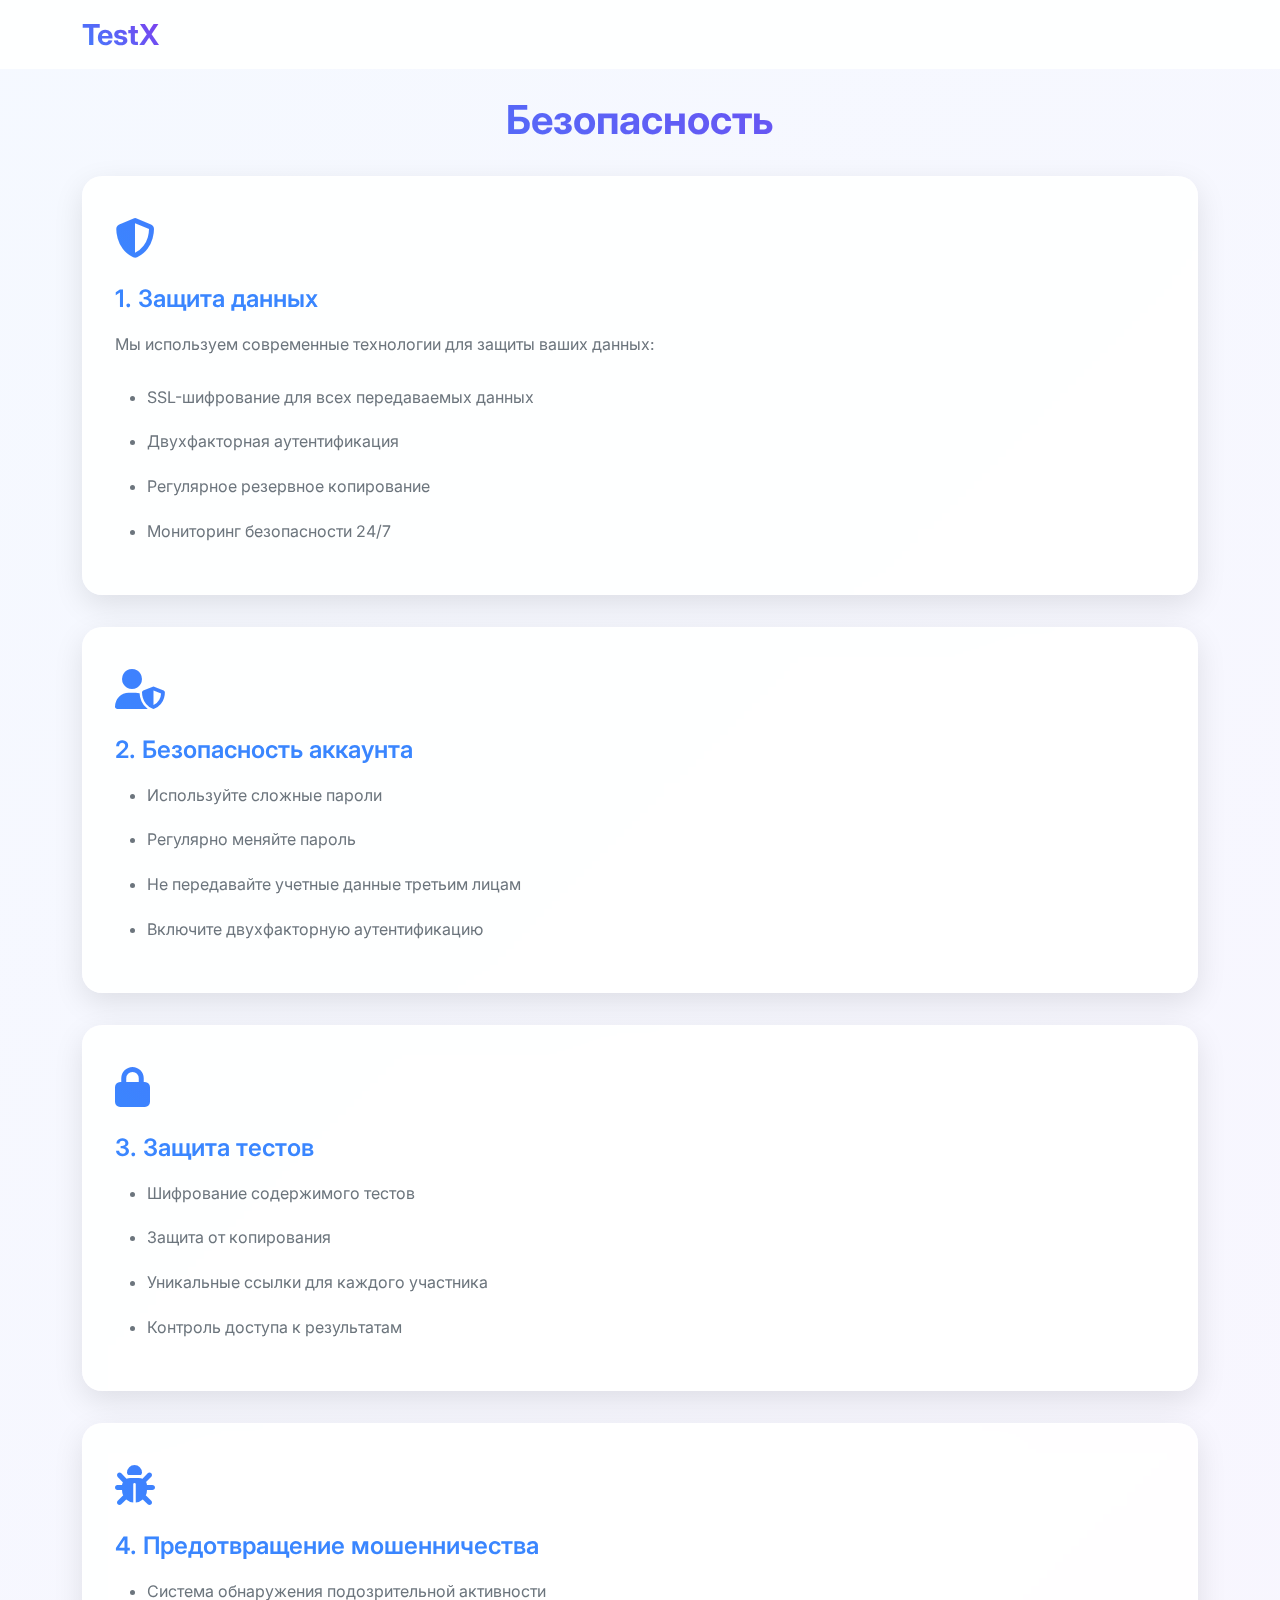
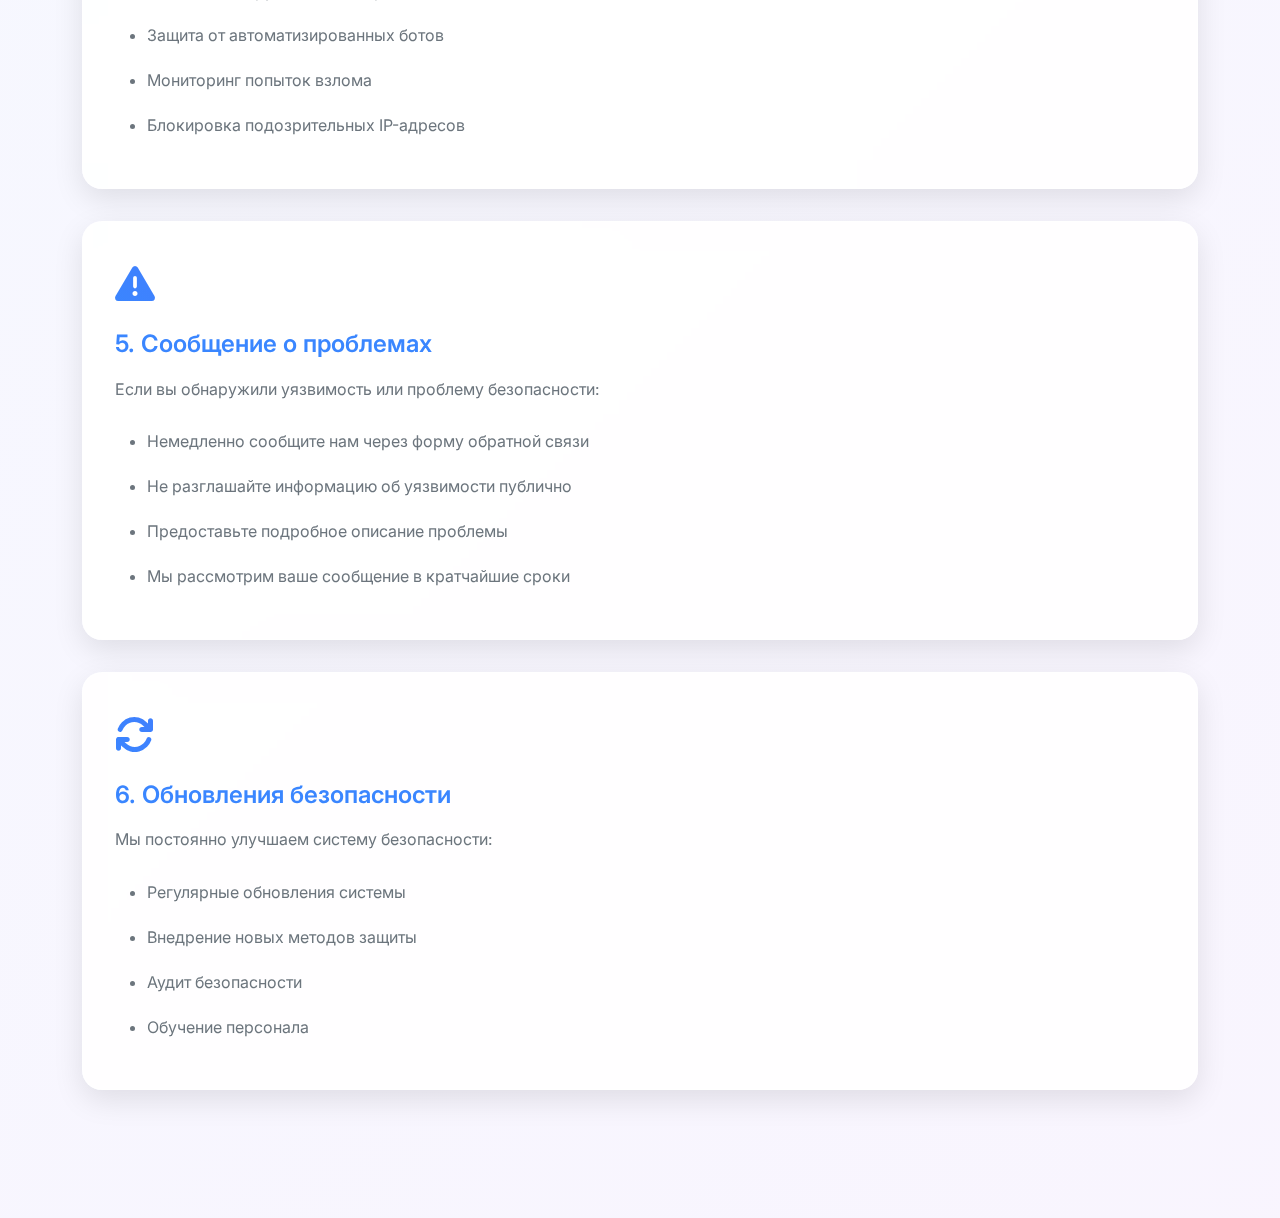
<file: security.html>
<!DOCTYPE html>
<html lang="ru">
<head>
    <meta charset="UTF-8">
    <meta name="viewport" content="width=device-width, initial-scale=1.0">
    <title>TestX - Безопасность</title>
    
    <!-- Fonts -->
    <link href="https://fonts.googleapis.com/css2?family=Inter:wght@400;500;600;700&display=swap" rel="stylesheet">
    
    <!-- Icons -->
    <link rel="stylesheet" href="https://cdnjs.cloudflare.com/ajax/libs/font-awesome/6.4.0/css/all.min.css">
    
    <!-- Bootstrap -->
    <link href="https://cdn.jsdelivr.net/npm/bootstrap@5.1.3/dist/css/bootstrap.min.css" rel="stylesheet">
    
    <style>
        :root {
            --primary-color: #3a86ff;
            --secondary-color: #8338ec;
            --accent-color: #ff006e;
            --text-color: #2b2d42;
        }

        body {
            font-family: 'Inter', sans-serif;
            background: linear-gradient(135deg, rgba(58, 134, 255, 0.05), rgba(131, 56, 236, 0.05));
            min-height: 100vh;
            color: var(--text-color);
        }

        .navbar {
            background: rgba(255, 255, 255, 0.9);
            backdrop-filter: blur(10px);
            -webkit-backdrop-filter: blur(10px);
        }

        .navbar-brand {
            font-size: 1.8rem;
            font-weight: 700;
            background: linear-gradient(45deg, var(--primary-color), var(--secondary-color));
            -webkit-background-clip: text;
            -webkit-text-fill-color: transparent;
        }

        .content-section {
            padding: 6rem 0;
            position: relative;
        }

        .section-title {
            font-size: 2.5rem;
            font-weight: 700;
            margin-bottom: 2rem;
            background: linear-gradient(45deg, var(--primary-color), var(--secondary-color));
            -webkit-background-clip: text;
            -webkit-text-fill-color: transparent;
        }

        .content-card {
            background: rgba(255, 255, 255, 0.9);
            backdrop-filter: blur(10px);
            border-radius: 20px;
            padding: 2rem;
            margin-bottom: 2rem;
            box-shadow: 0 10px 30px rgba(0, 0, 0, 0.1);
            border: 1px solid rgba(255, 255, 255, 0.2);
        }

        .content-card h3 {
            font-size: 1.5rem;
            font-weight: 600;
            margin-bottom: 1rem;
            color: var(--primary-color);
        }

        .content-card p {
            color: #6c757d;
            line-height: 1.8;
            margin-bottom: 1.5rem;
        }

        .content-card ul {
            color: #6c757d;
            line-height: 1.8;
        }

        .content-card ul li {
            margin-bottom: 1rem;
        }

        .highlight-text {
            color: var(--accent-color);
            font-weight: 500;
        }

        .security-icon {
            font-size: 2.5rem;
            margin-bottom: 1rem;
            background: linear-gradient(45deg, var(--primary-color), var(--secondary-color));
            -webkit-background-clip: text;
            -webkit-text-fill-color: transparent;
        }
    </style>
</head>
<body>
    <!-- Navbar -->
    <nav class="navbar navbar-expand-lg fixed-top">
        <div class="container">
            <a class="navbar-brand" href="index.html">TestX</a>
            <button class="navbar-toggler" type="button" data-bs-toggle="collapse" data-bs-target="#navbarNav">
                <span class="navbar-toggler-icon"></span>
            </button>
        </div>
    </nav>

    <!-- Main Content -->
    <section class="content-section">
        <div class="container">
            <h1 class="section-title text-center">Безопасность</h1>
            
            <div class="content-card">
                <div class="security-icon">
                    <i class="fas fa-shield-alt"></i>
                </div>
                <h3>1. Защита данных</h3>
                <p>Мы используем современные технологии для защиты ваших данных:</p>
                <ul>
                    <li>SSL-шифрование для всех передаваемых данных</li>
                    <li>Двухфакторная аутентификация</li>
                    <li>Регулярное резервное копирование</li>
                    <li>Мониторинг безопасности 24/7</li>
                </ul>
            </div>

            <div class="content-card">
                <div class="security-icon">
                    <i class="fas fa-user-shield"></i>
                </div>
                <h3>2. Безопасность аккаунта</h3>
                <ul>
                    <li>Используйте сложные пароли</li>
                    <li>Регулярно меняйте пароль</li>
                    <li>Не передавайте учетные данные третьим лицам</li>
                    <li>Включите двухфакторную аутентификацию</li>
                </ul>
            </div>

            <div class="content-card">
                <div class="security-icon">
                    <i class="fas fa-lock"></i>
                </div>
                <h3>3. Защита тестов</h3>
                <ul>
                    <li>Шифрование содержимого тестов</li>
                    <li>Защита от копирования</li>
                    <li>Уникальные ссылки для каждого участника</li>
                    <li>Контроль доступа к результатам</li>
                </ul>
            </div>

            <div class="content-card">
                <div class="security-icon">
                    <i class="fas fa-bug"></i>
                </div>
                <h3>4. Предотвращение мошенничества</h3>
                <ul>
                    <li>Система обнаружения подозрительной активности</li>
                    <li>Защита от автоматизированных ботов</li>
                    <li>Мониторинг попыток взлома</li>
                    <li>Блокировка подозрительных IP-адресов</li>
                </ul>
            </div>

            <div class="content-card">
                <div class="security-icon">
                    <i class="fas fa-exclamation-triangle"></i>
                </div>
                <h3>5. Сообщение о проблемах</h3>
                <p>Если вы обнаружили уязвимость или проблему безопасности:</p>
                <ul>
                    <li>Немедленно сообщите нам через форму обратной связи</li>
                    <li>Не разглашайте информацию об уязвимости публично</li>
                    <li>Предоставьте подробное описание проблемы</li>
                    <li>Мы рассмотрим ваше сообщение в кратчайшие сроки</li>
                </ul>
            </div>

            <div class="content-card">
                <div class="security-icon">
                    <i class="fas fa-sync"></i>
                </div>
                <h3>6. Обновления безопасности</h3>
                <p>Мы постоянно улучшаем систему безопасности:</p>
                <ul>
                    <li>Регулярные обновления системы</li>
                    <li>Внедрение новых методов защиты</li>
                    <li>Аудит безопасности</li>
                    <li>Обучение персонала</li>
                </ul>
            </div>
        </div>
    </section>

    <!-- Bootstrap JS -->
    <script src="https://cdn.jsdelivr.net/npm/bootstrap@5.1.3/dist/js/bootstrap.bundle.min.js"></script>
</body>
</html>
</file>
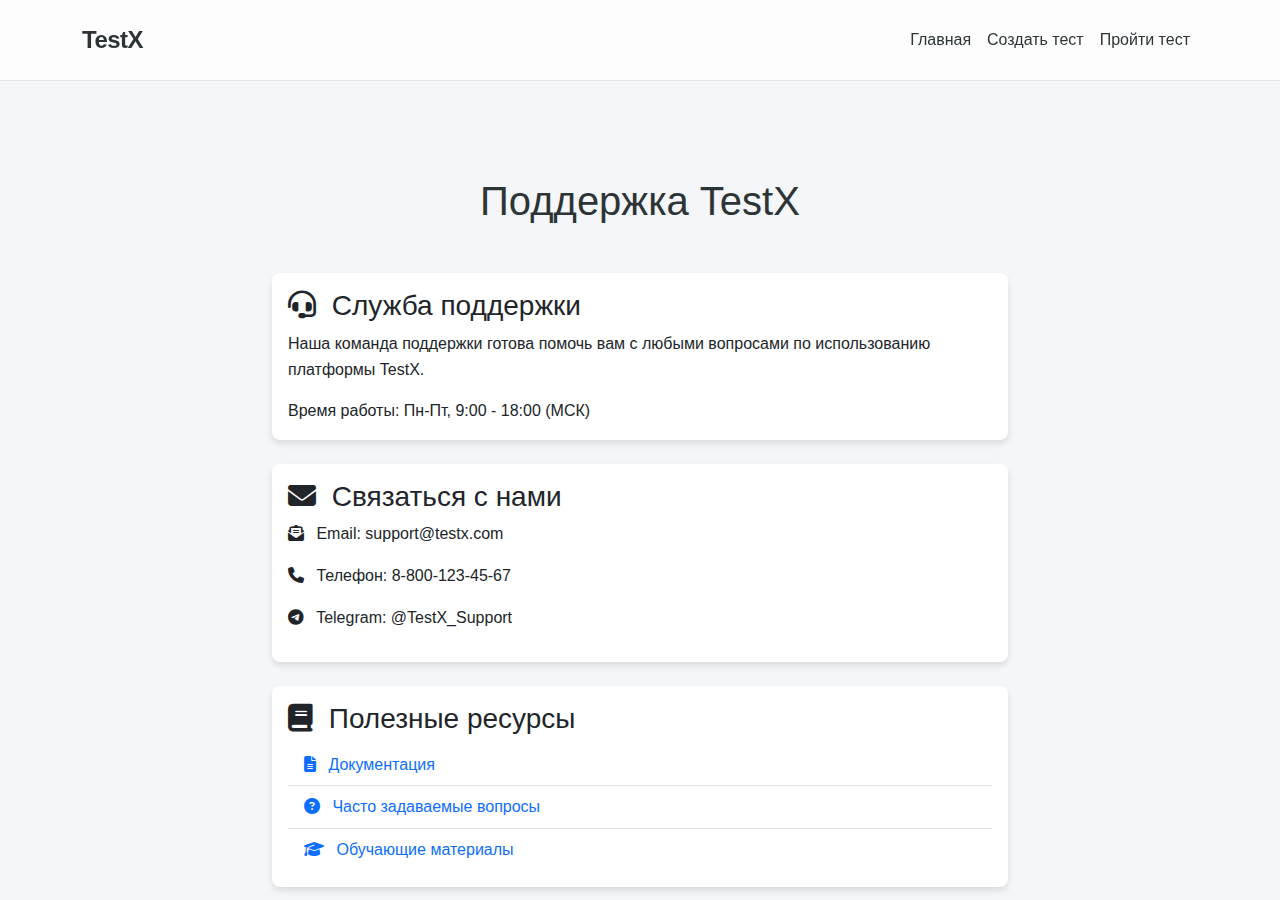
<file: Support.html>
<!DOCTYPE html>
<html lang="ru">
<head>
    <meta charset="UTF-8">
    <meta name="viewport" content="width=device-width, initial-scale=1.0">
    <title>TestX - Поддержка</title>
    <link href="https://fonts.googleapis.com/css2?family=Inter:wght@400;500;600;700&display=swap" rel="stylesheet">
    <link href="https://cdn.jsdelivr.net/npm/bootstrap@5.1.3/dist/css/bootstrap.min.css" rel="stylesheet">
    <link rel="stylesheet" href="https://cdnjs.cloudflare.com/ajax/libs/font-awesome/6.4.0/css/all.min.css">
    <link rel="stylesheet" href="css/styles.css">
</head>
<body>
    
    <nav class="navbar navbar-expand-lg navbar-light bg-light">
        <div class="container">
            <a class="navbar-brand" href="index.html">TestX</a>
            <div class="navbar-nav">
                <a class="nav-link" href="index.html">Главная</a>
                <a class="nav-link" href="create-test.html">Создать тест</a>
                <a class="nav-link" href="take-test.html">Пройти тест</a>

            </div>
        </div>
    </nav>
    <div class="container mt-5 pt-5">
        <h1 class="text-center mb-5">Поддержка TestX</h1>
        
        <div class="row justify-content-center">
            <div class="col-md-8">
                <div class="card mb-4">
                    <div class="card-body">
                        <h3 class="card-title">
                            <i class="fas fa-headset me-2"></i>
                            Служба поддержки
                        </h3>
                        <p class="card-text">
                            Наша команда поддержки готова помочь вам с любыми вопросами по использованию платформы TestX.
                        </p>
                        <p class="card-text">
                            Время работы: Пн-Пт, 9:00 - 18:00 (МСК)
                        </p>
                    </div>
                </div>

                <div class="card mb-4">
                    <div class="card-body">
                        <h3 class="card-title">
                            <i class="fas fa-envelope me-2"></i>
                            Связаться с нами
                        </h3>
                        <ul class="list-unstyled">
                            <li class="mb-3">
                                <i class="fas fa-envelope-open-text me-2"></i>
                                Email: support@testx.com
                            </li>
                            <li class="mb-3">
                                <i class="fas fa-phone me-2"></i>
                                Телефон: 8-800-123-45-67
                            </li>
                            <li class="mb-3">
                                <i class="fab fa-telegram me-2"></i>
                                Telegram: @TestX_Support
                            </li>
                        </ul>
                    </div>
                </div>

                <div class="card">
                    <div class="card-body">
                        <h3 class="card-title">
                            <i class="fas fa-book me-2"></i>
                            Полезные ресурсы
                        </h3>
                        <ul class="list-group list-group-flush">
                            <li class="list-group-item">
                                <a href="Documentation.html" class="text-decoration-none">
                                    <i class="fas fa-file-alt me-2"></i>
                                    Документация
                                </a>
                            </li>
                            <li class="list-group-item">
                                <a href="FAQ.html" class="text-decoration-none">
                                    <i class="fas fa-question-circle me-2"></i>
                                    Часто задаваемые вопросы
                                </a>
                            </li>
                            <li class="list-group-item">
                                <a href="Learning.html" class="text-decoration-none">
                                    <i class="fas fa-graduation-cap me-2"></i>
                                    Обучающие материалы
                                </a>
                            </li>
                        </ul>
                    </div>
                </div>
            </div>
        </div>
    </div>

    <script src="https://cdn.jsdelivr.net/npm/bootstrap@5.1.3/dist/js/bootstrap.bundle.min.js"></script>
</body>
</html>
</file>
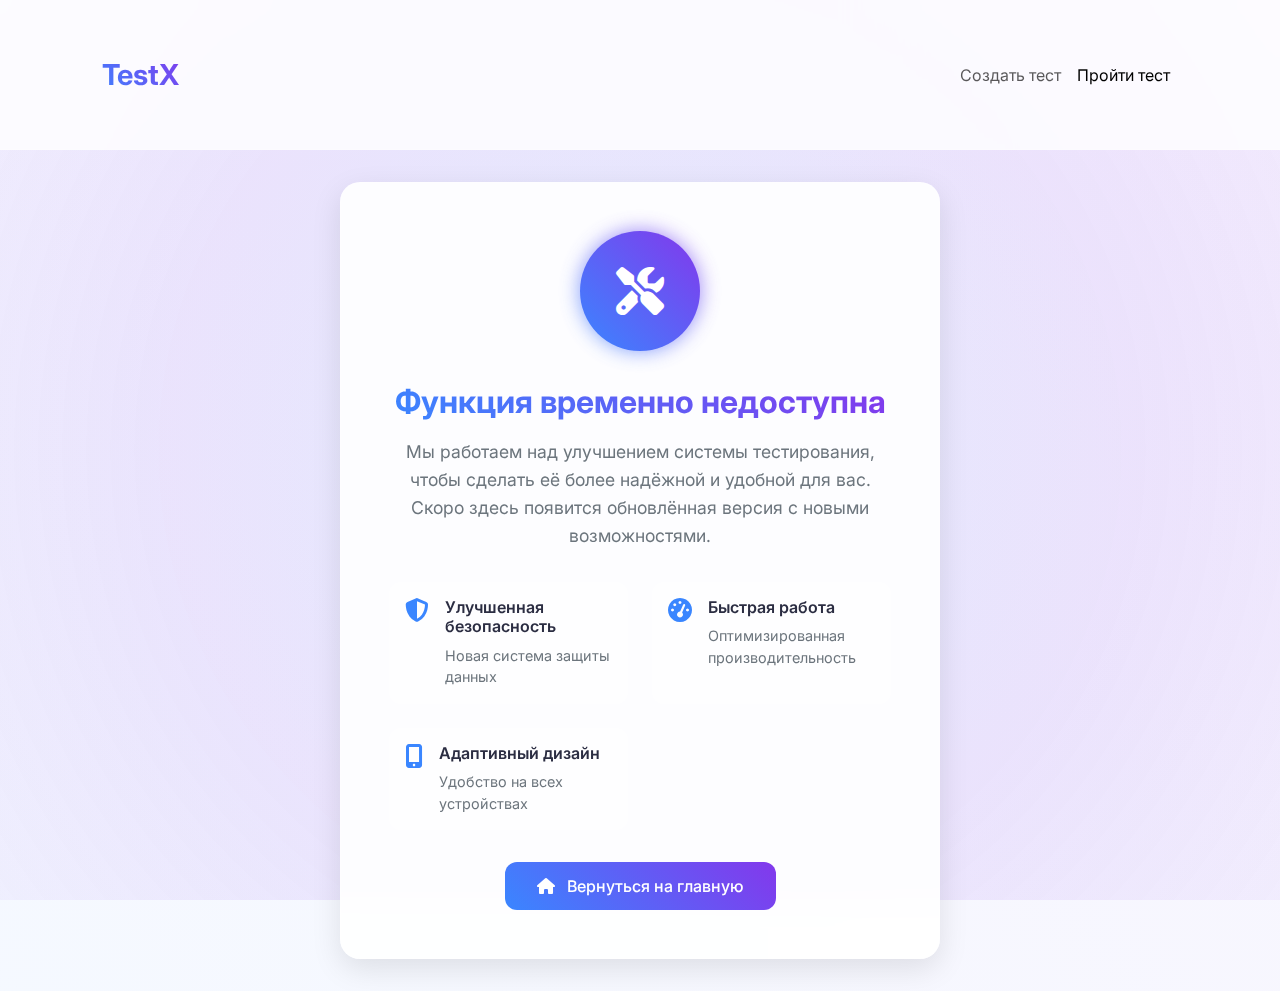
<file: take-test.html>
<!DOCTYPE html>
<html lang="ru">
<head>
    <meta charset="UTF-8">
    <meta name="viewport" content="width=device-width, initial-scale=1.0">
    <title>TestX - Прохождение теста</title>
    
    <!-- Fonts -->
    <link href="https://fonts.googleapis.com/css2?family=Inter:wght@400;500;600;700&display=swap" rel="stylesheet">
    
    <!-- Icons -->
    <link rel="stylesheet" href="https://cdnjs.cloudflare.com/ajax/libs/font-awesome/6.4.0/css/all.min.css">
    
    <!-- Bootstrap -->
    <link href="https://cdn.jsdelivr.net/npm/bootstrap@5.1.3/dist/css/bootstrap.min.css" rel="stylesheet">
    
    <!-- Custom CSS -->
    <script>
        // Отключаем контекстное меню (ПКМ)
        document.addEventListener('contextmenu', (e) => {
            e.preventDefault();
            return false;
        });
        
        // Отключаем клавиши
        document.addEventListener('keydown', (e) => {
            // Отключаем F12
            if(e.key === 'F12') {
                e.preventDefault();
                return false;
            }
            
            // Отключаем Ctrl+Shift+I/J/C
            if(e.ctrlKey && e.shiftKey && (e.key === 'I' || e.key === 'J' || e.key === 'C')) {
                e.preventDefault();
                return false;
            }
            
            // Отключаем Ctrl+U (просмотр исходного кода)
            if(e.ctrlKey && e.key === 'U') {
                e.preventDefault();
                return false;
            }
        });
        
        // Отключаем выделение текста
        document.addEventListener('selectstart', (e) => {
            e.preventDefault();
            return false;
        });
        
        // Отключаем перетаскивание
        document.addEventListener('dragstart', (e) => {
            e.preventDefault();
            return false;
        });
        
        // Отключаем копирование
        document.addEventListener('copy', (e) => {
            e.preventDefault();
            return false;
        });
        
        // Дополнительная защита от DevTools
        setInterval(() => {
            const devtools = /./;
            devtools.toString = function() {
                this.opened = true;
            }
            console.log('%c', devtools);
        }, 1000);
        
        // Можно также добавить CSS
        </script>
        
        <style>
        /* Отключаем выделение текста через CSS */
        * {
            -webkit-user-select: none;
            -moz-user-select: none;
            -ms-user-select: none;
            user-select: none;
        }
        
        /* Отключаем перетаскивание изображений */
        img {
            -webkit-user-drag: none;
            -khtml-user-drag: none;
            -moz-user-drag: none;
            -o-user-drag: none;
            user-drag: none;
        }
        </style>
        <script>
            // Предупреждение при открытии DevTools
    let devToolsOpened = false;
    
    Object.defineProperty(window, 'devtools', {
        get: function() {
            if(!devToolsOpened) {
                devToolsOpened = true;
                alert('Использование инструментов разработчика запрещено!');
                // Можно также перенаправить пользователя или заблокировать доступ
                // window.location.href = '/blocked.html';
            }
            return true;
        }
    });
    
    // Дополнительная проверка размера окна (часто меняется при открытии DevTools)
    let width = window.outerWidth - window.innerWidth;
    let height = window.outerHeight - window.innerHeight;
    setInterval(() => {
        if(width !== window.outerWidth - window.innerWidth || 
           height !== window.outerHeight - window.innerHeight) {
            // DevTools, вероятно, открыты
            alert('Пожалуйста, закройте инструменты разработчика');
        }
    }, 1000);
        </script>
    <style>
        :root {
            --primary-color: #3a86ff;
            --secondary-color: #8338ec;
            --accent-color: #ff006e;
            --text-color: #2b2d42;
            --bg-light: #f8f9fa;
        }

        body {
            font-family: 'Inter', sans-serif;
            background: linear-gradient(45deg, rgba(58, 134, 255, 0.05) 0%, rgba(131, 56, 236, 0.05) 100%);
            color: var(--text-color);
            min-height: 100vh;
            display: flex;
            flex-direction: column;
        }

        /* Animated background */
        .animated-bg {
            position: fixed;
            width: 100vw;
            height: 100vh;
            top: 0;
            left: 0;
            z-index: -1;
            overflow: hidden;
        }

        .animated-bg::before {
            content: '';
            position: absolute;
            width: 200%;
            height: 200%;
            top: -50%;
            left: -50%;
            background: radial-gradient(
                circle at center,
                rgba(58, 134, 255, 0.1) 0%,
                rgba(131, 56, 236, 0.1) 30%,
                transparent 70%
            );
            animation: rotate 30s linear infinite;
        }

        @keyframes rotate {
            from { transform: rotate(0deg); }
            to { transform: rotate(360deg); }
        }

        /* Navbar */
        .navbar {
            background: rgba(255, 255, 255, 0.8);
            backdrop-filter: blur(10px);
            -webkit-backdrop-filter: blur(10px);
            border-bottom: 1px solid rgba(255, 255, 255, 0.2);
            padding: 1rem 2rem;
        }

        .navbar-brand {
            font-size: 1.8rem;
            font-weight: 700;
            background: linear-gradient(45deg, var(--primary-color), var(--secondary-color));
            -webkit-background-clip: text;
            -webkit-text-fill-color: transparent;
        }

        /* Main Content */
        .container {
            flex: 1;
            display: flex;
            align-items: center;
            justify-content: center;
            padding: 2rem;
        }

        .maintenance-card {
            background: rgba(255, 255, 255, 0.9);
            backdrop-filter: blur(10px);
            -webkit-backdrop-filter: blur(10px);
            border-radius: 20px;
            box-shadow: 0 10px 30px rgba(0, 0, 0, 0.1);
            border: 1px solid rgba(255, 255, 255, 0.2);
            padding: 3rem;
            max-width: 600px;
            width: 100%;
            text-align: center;
            animation: fadeInUp 0.5s ease-out;
        }

        .maintenance-icon {
            width: 120px;
            height: 120px;
            margin: 0 auto 2rem;
            background: linear-gradient(45deg, var(--primary-color), var(--secondary-color));
            border-radius: 50%;
            display: flex;
            align-items: center;
            justify-content: center;
            position: relative;
            animation: pulse 2s infinite;
        }

        .maintenance-icon::before {
            content: '';
            position: absolute;
            width: 100%;
            height: 100%;
            border-radius: 50%;
            background: inherit;
            filter: blur(10px);
            opacity: 0.7;
            z-index: -1;
        }

        .maintenance-icon i {
            font-size: 3rem;
            color: white;
        }

        .maintenance-title {
            font-size: 2rem;
            font-weight: 700;
            margin-bottom: 1rem;
            background: linear-gradient(45deg, var(--primary-color), var(--secondary-color));
            -webkit-background-clip: text;
            -webkit-text-fill-color: transparent;
        }

        .maintenance-text {
            font-size: 1.1rem;
            color: #6c757d;
            margin-bottom: 2rem;
            line-height: 1.6;
        }

        .maintenance-features {
            display: grid;
            grid-template-columns: repeat(auto-fit, minmax(200px, 1fr));
            gap: 1.5rem;
            margin: 2rem 0;
            text-align: left;
        }

        .feature-item {
            display: flex;
            align-items: flex-start;
            gap: 1rem;
            padding: 1rem;
            background: rgba(255, 255, 255, 0.5);
            border-radius: 12px;
            transition: transform 0.3s ease;
        }

        .feature-item:hover {
            transform: translateY(-5px);
        }

        .feature-item i {
            font-size: 1.5rem;
            color: var(--primary-color);
        }

        .feature-item h4 {
            font-size: 1rem;
            font-weight: 600;
            margin: 0;
        }

        .feature-item p {
            font-size: 0.9rem;
            color: #6c757d;
            margin: 0.5rem 0 0;
        }

        .btn-primary {
            background: linear-gradient(45deg, var(--primary-color), var(--secondary-color));
            border: none;
            padding: 0.75rem 2rem;
            font-weight: 500;
            border-radius: 12px;
            transition: all 0.3s ease;
        }

        .btn-primary:hover {
            transform: translateY(-2px);
            box-shadow: 0 5px 15px rgba(0, 0, 0, 0.2);
        }

        @keyframes fadeInUp {
            from {
                opacity: 0;
                transform: translateY(20px);
            }
            to {
                opacity: 1;
                transform: translateY(0);
            }
        }

        @keyframes pulse {
            0% {
                transform: scale(1);
                box-shadow: 0 0 0 0 rgba(58, 134, 255, 0.4);
            }
            70% {
                transform: scale(1.1);
                box-shadow: 0 0 0 20px rgba(58, 134, 255, 0);
            }
            100% {
                transform: scale(1);
                box-shadow: 0 0 0 0 rgba(58, 134, 255, 0);
            }
        }

        /* Responsive Design */
        @media (max-width: 768px) {
            .container {
                padding: 1rem;
            }

            .maintenance-card {
                padding: 2rem;
            }

            .maintenance-icon {
                width: 100px;
                height: 100px;
            }

            .maintenance-title {
                font-size: 1.8rem;
            }

            .maintenance-features {
                grid-template-columns: 1fr;
            }
        }
    </style>
</head>
<body>
    <!-- Animated Background -->
    <div class="animated-bg"></div>

    <!-- Navigation -->
    <nav class="navbar navbar-expand-lg navbar-light">
        <div class="container">
            <a class="navbar-brand" href="index.html">TestX</a>
            <button class="navbar-toggler" type="button" data-bs-toggle="collapse" data-bs-target="#navbarNav">
                <span class="navbar-toggler-icon"></span>
            </button>
            <div class="collapse navbar-collapse" id="navbarNav">
                <ul class="navbar-nav ms-auto">
                    <li class="nav-item">
                        <a class="nav-link" href="create-test.html">Создать тест</a>
                    </li>
                    <li class="nav-item">
                        <a class="nav-link active" href="take-test.html">Пройти тест</a>
                    </li>
                </ul>
            </div>
        </div>
    </nav>

    <!-- Main Content -->
    <div class="container">
        <div class="maintenance-card">
            <div class="maintenance-icon">
                <i class="fas fa-tools"></i>
            </div>
            <h1 class="maintenance-title">Функция временно недоступна</h1>
            <p class="maintenance-text">
                Мы работаем над улучшением системы тестирования, чтобы сделать её более надёжной и удобной для вас. 
                Скоро здесь появится обновлённая версия с новыми возможностями.
            </p>
            <div class="maintenance-features">
                <div class="feature-item">
                    <i class="fas fa-shield-alt"></i>
                    <div>
                        <h4>Улучшенная безопасность</h4>
                        <p>Новая система защиты данных</p>
                    </div>
                </div>
                <div class="feature-item">
                    <i class="fas fa-tachometer-alt"></i>
                    <div>
                        <h4>Быстрая работа</h4>
                        <p>Оптимизированная производительность</p>
        </div>
                </div>
                <div class="feature-item">
                    <i class="fas fa-mobile-alt"></i>
                    <div>
                        <h4>Адаптивный дизайн</h4>
                        <p>Удобство на всех устройствах</p>
                    </div>
                </div>
            </div>
            <a href="index.html" class="btn btn-primary">
                <i class="fas fa-home me-2"></i>
                Вернуться на главную
            </a>
        </div>
    </div>

    <!-- Scripts -->
    <script src="https://cdn.jsdelivr.net/npm/bootstrap@5.1.3/dist/js/bootstrap.bundle.min.js"></script>
</body>
</html>
</file>
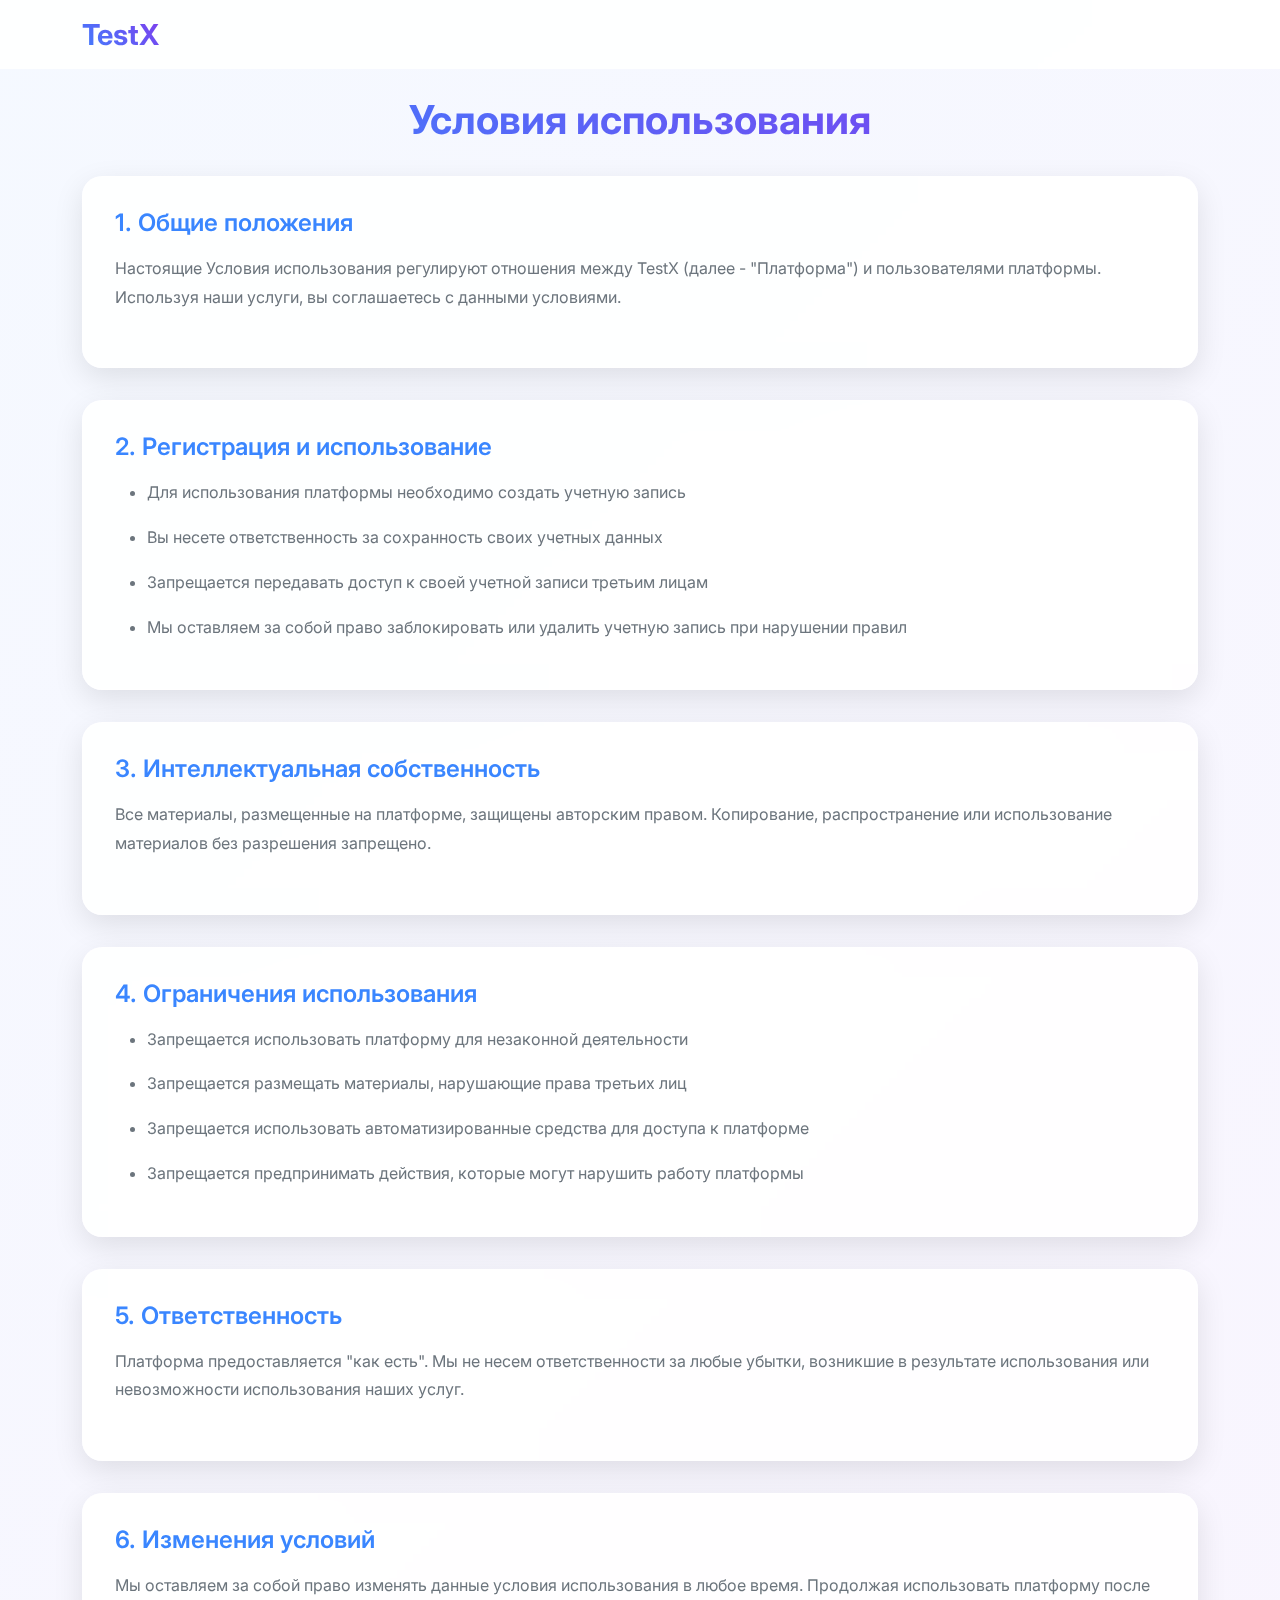
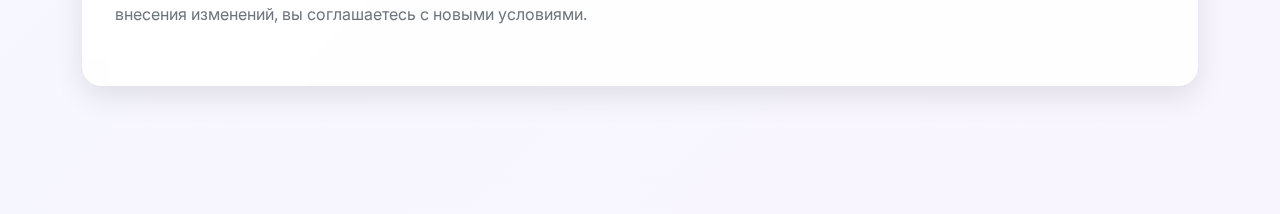
<file: terms-of-use.html>
<!DOCTYPE html>
<html lang="ru">
<head>
    <meta charset="UTF-8">
    <meta name="viewport" content="width=device-width, initial-scale=1.0">
    <title>TestX - Условия использования</title>
    
    <!-- Fonts -->
    <link href="https://fonts.googleapis.com/css2?family=Inter:wght@400;500;600;700&display=swap" rel="stylesheet">
    
    <!-- Icons -->
    <link rel="stylesheet" href="https://cdnjs.cloudflare.com/ajax/libs/font-awesome/6.4.0/css/all.min.css">
    
    <!-- Bootstrap -->
    <link href="https://cdn.jsdelivr.net/npm/bootstrap@5.1.3/dist/css/bootstrap.min.css" rel="stylesheet">
    
    <style>
        :root {
            --primary-color: #3a86ff;
            --secondary-color: #8338ec;
            --accent-color: #ff006e;
            --text-color: #2b2d42;
        }

        body {
            font-family: 'Inter', sans-serif;
            background: linear-gradient(135deg, rgba(58, 134, 255, 0.05), rgba(131, 56, 236, 0.05));
            min-height: 100vh;
            color: var(--text-color);
        }

        .navbar {
            background: rgba(255, 255, 255, 0.9);
            backdrop-filter: blur(10px);
            -webkit-backdrop-filter: blur(10px);
        }

        .navbar-brand {
            font-size: 1.8rem;
            font-weight: 700;
            background: linear-gradient(45deg, var(--primary-color), var(--secondary-color));
            -webkit-background-clip: text;
            -webkit-text-fill-color: transparent;
        }

        .content-section {
            padding: 6rem 0;
            position: relative;
        }

        .section-title {
            font-size: 2.5rem;
            font-weight: 700;
            margin-bottom: 2rem;
            background: linear-gradient(45deg, var(--primary-color), var(--secondary-color));
            -webkit-background-clip: text;
            -webkit-text-fill-color: transparent;
        }

        .content-card {
            background: rgba(255, 255, 255, 0.9);
            backdrop-filter: blur(10px);
            border-radius: 20px;
            padding: 2rem;
            margin-bottom: 2rem;
            box-shadow: 0 10px 30px rgba(0, 0, 0, 0.1);
            border: 1px solid rgba(255, 255, 255, 0.2);
        }

        .content-card h3 {
            font-size: 1.5rem;
            font-weight: 600;
            margin-bottom: 1rem;
            color: var(--primary-color);
        }

        .content-card p {
            color: #6c757d;
            line-height: 1.8;
            margin-bottom: 1.5rem;
        }

        .content-card ul {
            color: #6c757d;
            line-height: 1.8;
        }

        .content-card ul li {
            margin-bottom: 1rem;
        }

        .highlight-text {
            color: var(--accent-color);
            font-weight: 500;
        }
    </style>
</head>
<body>
    <!-- Navbar -->
    <nav class="navbar navbar-expand-lg fixed-top">
        <div class="container">
            <a class="navbar-brand" href="index.html">TestX</a>
            <button class="navbar-toggler" type="button" data-bs-toggle="collapse" data-bs-target="#navbarNav">
                <span class="navbar-toggler-icon"></span>
            </button>
        </div>
    </nav>

    <!-- Main Content -->
    <section class="content-section">
        <div class="container">
            <h1 class="section-title text-center">Условия использования</h1>
            
            <div class="content-card">
                <h3>1. Общие положения</h3>
                <p>Настоящие Условия использования регулируют отношения между TestX (далее - "Платформа") и пользователями платформы. Используя наши услуги, вы соглашаетесь с данными условиями.</p>
            </div>

            <div class="content-card">
                <h3>2. Регистрация и использование</h3>
                <ul>
                    <li>Для использования платформы необходимо создать учетную запись</li>
                    <li>Вы несете ответственность за сохранность своих учетных данных</li>
                    <li>Запрещается передавать доступ к своей учетной записи третьим лицам</li>
                    <li>Мы оставляем за собой право заблокировать или удалить учетную запись при нарушении правил</li>
                </ul>
            </div>

            <div class="content-card">
                <h3>3. Интеллектуальная собственность</h3>
                <p>Все материалы, размещенные на платформе, защищены авторским правом. Копирование, распространение или использование материалов без разрешения запрещено.</p>
            </div>

            <div class="content-card">
                <h3>4. Ограничения использования</h3>
                <ul>
                    <li>Запрещается использовать платформу для незаконной деятельности</li>
                    <li>Запрещается размещать материалы, нарушающие права третьих лиц</li>
                    <li>Запрещается использовать автоматизированные средства для доступа к платформе</li>
                    <li>Запрещается предпринимать действия, которые могут нарушить работу платформы</li>
                </ul>
            </div>

            <div class="content-card">
                <h3>5. Ответственность</h3>
                <p>Платформа предоставляется "как есть". Мы не несем ответственности за любые убытки, возникшие в результате использования или невозможности использования наших услуг.</p>
            </div>

            <div class="content-card">
                <h3>6. Изменения условий</h3>
                <p>Мы оставляем за собой право изменять данные условия использования в любое время. Продолжая использовать платформу после внесения изменений, вы соглашаетесь с новыми условиями.</p>
            </div>
        </div>
    </section>

    <!-- Bootstrap JS -->
    <script src="https://cdn.jsdelivr.net/npm/bootstrap@5.1.3/dist/js/bootstrap.bundle.min.js"></script>
</body>
</html>
</file>
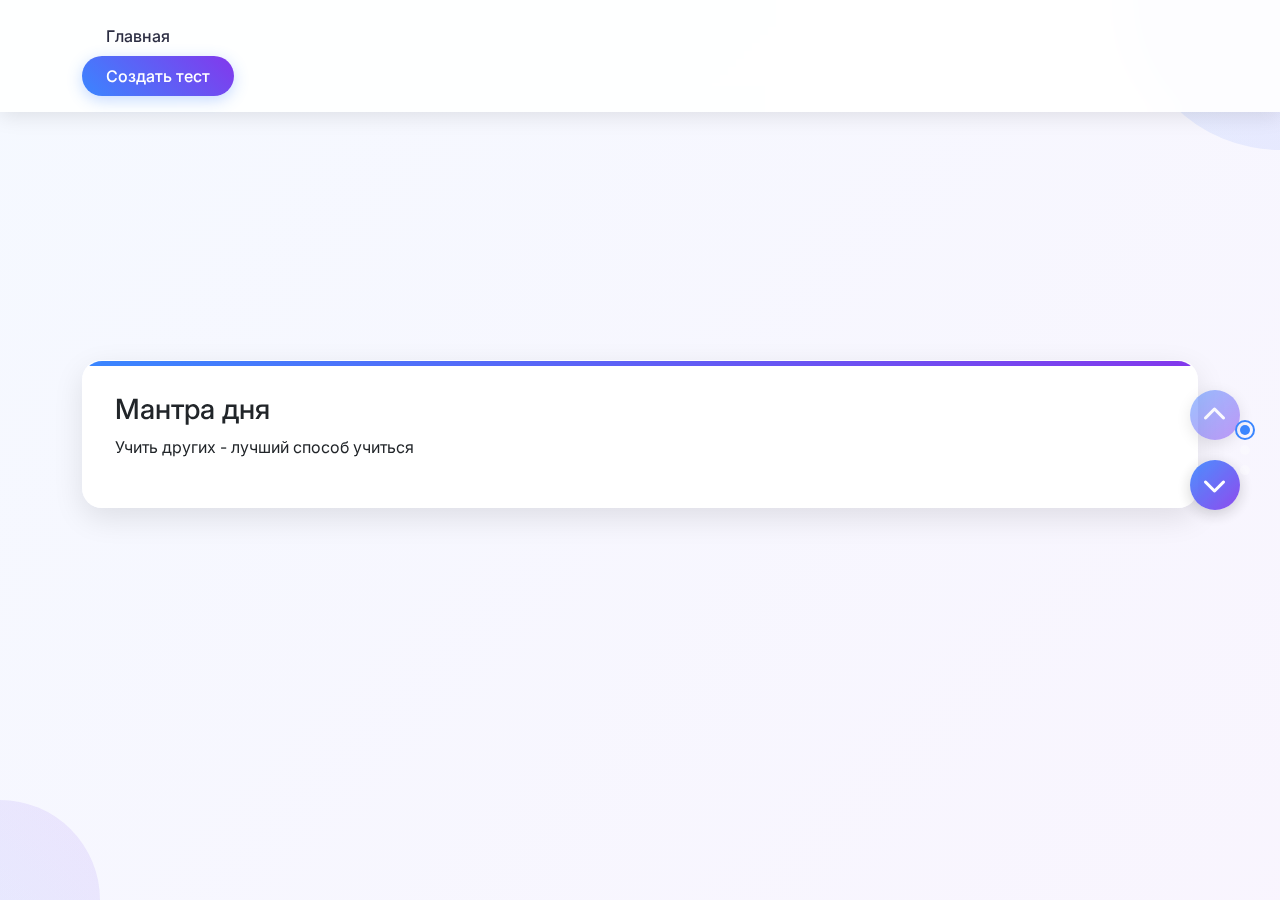
<file: workspace.html>
<!DOCTYPE html>
<html lang="ru">
<head>
    <meta charset="UTF-8">
    <meta name="viewport" content="width=device-width, initial-scale=1.0">
    <title>TestX - Рабочее пространство</title>
    
    <!-- Fonts -->
    <link href="https://fonts.googleapis.com/css2?family=Inter:wght@400;500;600;700&display=swap" rel="stylesheet">
    
    <!-- Icons -->
    <link rel="stylesheet" href="https://cdnjs.cloudflare.com/ajax/libs/font-awesome/6.4.0/css/all.min.css">
    
    <!-- Bootstrap -->
    <link href="https://cdn.jsdelivr.net/npm/bootstrap@5.1.3/dist/css/bootstrap.min.css" rel="stylesheet">
    
    <style>
        :root {
            --primary-color: #3a86ff;
            --secondary-color: #8338ec;
            --accent-color: #ff006e;
            --text-color: #2b2d42;
            --bg-light: #f8f9fa;
            --transition-duration: 1s;
            --transition-timing: cubic-bezier(0.645, 0.045, 0.355, 1);
        }

        body {
            font-family: 'Inter', sans-serif;
            margin: 0;
            padding: 0;
            overflow: hidden;
        }

        /* Page Container and Sections */
        .page-container {
            position: fixed;
            width: 100%;
            height: 100%;
            overflow: hidden;
        }

        .page-section {
            position: absolute;
            width: 100%;
            height: 100%;
            overflow-y: auto;
            transition: transform var(--transition-duration) var(--transition-timing);
            will-change: transform;
            backface-visibility: hidden;
            -webkit-backface-visibility: hidden;
            background: linear-gradient(135deg, rgba(58, 134, 255, 0.05), rgba(131, 56, 236, 0.05));
        }

        .page-section.active {
            transform: translateY(0) !important;
            z-index: 2;
        }

        .page-section.prev {
            transform: translateY(-100%) !important;
            z-index: 1;
        }

        .page-section.next {
            transform: translateY(100%) !important;
            z-index: 1;
        }

        /* Hide scrollbar but allow scrolling */
        .page-section {
            -ms-overflow-style: none;
            scrollbar-width: none;
        }

        .page-section::-webkit-scrollbar {
            display: none;
        }

        /* Navigation Arrows */
        .nav-arrows {
            position: fixed;
            right: 40px;
            top: 50%;
            transform: translateY(-50%);
            z-index: 1000;
            display: flex;
            flex-direction: column;
            gap: 20px;
        }

        .nav-arrow {
            width: 50px;
            height: 50px;
            border-radius: 50%;
            background: linear-gradient(135deg, var(--primary-color), var(--secondary-color));
            display: flex;
            align-items: center;
            justify-content: center;
            cursor: pointer;
            box-shadow: 0 4px 15px rgba(0, 0, 0, 0.2);
            transition: all 0.3s ease;
            opacity: 0.9;
        }

        .nav-arrow:hover {
            transform: scale(1.1);
            opacity: 1;
            box-shadow: 0 8px 25px rgba(0, 0, 0, 0.3);
        }

        .nav-arrow i {
            color: white;
            font-size: 24px;
        }

        .nav-arrow.disabled {
            opacity: 0.5;
            cursor: not-allowed;
        }

        /* Page Indicators */
        .page-indicators {
            position: fixed;
            right: 30px;
            top: 50%;
            transform: translateY(-50%);
            z-index: 1000;
            display: flex;
            flex-direction: column;
            gap: 10px;
        }

        .page-indicator {
            width: 10px;
            height: 10px;
            border-radius: 50%;
            background: rgba(255, 255, 255, 0.3);
            cursor: pointer;
            transition: all 0.3s ease;
            position: relative;
        }

        .page-indicator::before {
            content: '';
            position: absolute;
            width: 20px;
            height: 20px;
            border: 2px solid var(--primary-color);
            border-radius: 50%;
            top: 50%;
            left: 50%;
            transform: translate(-50%, -50%) scale(0);
            transition: transform 0.3s ease;
        }

        .page-indicator.active {
            background: var(--primary-color);
        }

        .page-indicator.active::before {
            transform: translate(-50%, -50%) scale(1);
        }

        /* Navbar */
        .workspace-nav {
            background: rgba(255, 255, 255, 0.9);
            backdrop-filter: blur(10px);
            -webkit-backdrop-filter: blur(10px);
            padding: 1rem 0;
            position: fixed;
            width: 100%;
            top: 0;
            z-index: 1000;
            box-shadow: 0 4px 20px rgba(0, 0, 0, 0.1);
            transform: translateY(-100%);
            transition: transform 0.5s ease;
        }

        .workspace-nav.visible {
            transform: translateY(0);
        }

        .workspace-nav.first-section {
            transform: translateY(0);
        }

        .nav-link {
            color: var(--text-color);
            font-weight: 500;
            padding: 0.5rem 1.5rem;
            border-radius: 50px;
            transition: all 0.3s ease;
        }

        .nav-link:hover {
            background: linear-gradient(45deg, var(--primary-color), var(--secondary-color));
            color: white;
            transform: translateY(-2px);
        }

        .nav-link.active {
            background: linear-gradient(45deg, var(--primary-color), var(--secondary-color));
            color: white;
            box-shadow: 0 4px 15px rgba(58, 134, 255, 0.3);
        }

        /* Section Content */
        .section-content {
            min-height: 100vh;
            display: flex;
            align-items: center;
            padding: 2rem;
            position: relative;
        }

        /* Background Animation */
        .bg-animation {
            position: absolute;
            width: 100%;
            height: 100%;
            top: 0;
            left: 0;
            pointer-events: none;
            overflow: hidden;
        }

        .shape {
            position: absolute;
            border-radius: 50%;
            background: linear-gradient(45deg, var(--primary-color), var(--secondary-color));
            opacity: 0.1;
            animation: floatShape 20s infinite;
        }

        .shape-1 {
            width: 300px;
            height: 300px;
            top: -150px;
            right: -150px;
            animation-delay: 0s;
        }

        .shape-2 {
            width: 200px;
            height: 200px;
            bottom: -100px;
            left: -100px;
            animation-delay: 5s;
        }

        @keyframes floatShape {
            0%, 100% {
                transform: translate(0, 0) rotate(0deg);
            }
            25% {
                transform: translate(50px, 50px) rotate(90deg);
            }
            50% {
                transform: translate(0, 100px) rotate(180deg);
            }
            75% {
                transform: translate(-50px, 50px) rotate(270deg);
            }
        }

        /* Cards Styles */
        .card-container {
            background: rgba(255, 255, 255, 0.95);
            backdrop-filter: blur(10px);
            border-radius: 20px;
            padding: 2rem;
            margin-bottom: 2rem;
            box-shadow: 0 10px 30px rgba(0, 0, 0, 0.1);
            border: 1px solid rgba(255, 255, 255, 0.2);
            position: relative;
            overflow: hidden;
            transition: all 0.3s ease;
        }

        .card-container:hover {
            transform: translateY(-5px);
            box-shadow: 0 15px 40px rgba(0, 0, 0, 0.15);
        }

        .card-container::before {
            content: '';
            position: absolute;
            top: 0;
            left: 0;
            width: 100%;
            height: 5px;
            background: linear-gradient(90deg, var(--primary-color), var(--secondary-color));
        }

        /* Show Nav Button */
        .show-nav-btn {
            position: fixed;
            top: 20px;
            right: 20px;
            width: 50px;
            height: 50px;
            border-radius: 50%;
            background: linear-gradient(135deg, var(--primary-color), var(--secondary-color));
            color: white;
            border: none;
            display: none;
            align-items: center;
            justify-content: center;
            cursor: pointer;
            z-index: 1001;
            box-shadow: 0 4px 15px rgba(0, 0, 0, 0.2);
            transition: all 0.3s ease;
        }

        .show-nav-btn:hover {
            transform: scale(1.1);
            box-shadow: 0 6px 20px rgba(0, 0, 0, 0.3);
        }

        .show-nav-btn i {
            font-size: 24px;
        }

        @media (max-width: 768px) {
            .section-content {
                padding: 1rem;
            }
            
            .nav-arrows, .page-indicators {
                display: none;
            }
        }
    </style>
</head>
<body>
    <!-- Show Nav Button -->
    <button class="show-nav-btn">
        <i class="fas fa-bars"></i>
    </button>

    <!-- Navigation -->
    <nav class="workspace-nav first-section">
        <div class="container">
            <div class="d-flex justify-content-between align-items-center">
                <div class="nav-links">
                    <a href="index.html" class="nav-link">Главная</a>
                    <a href="create-test.html" class="nav-link active">Создать тест</a>
                </div>
            </div>
        </div>
    </nav>

    <!-- Page Container -->
    <div class="page-container">
        <!-- Mantra Section -->
        <section id="mantra-section" class="page-section active">
            <div class="section-content">
                <div class="bg-animation">
                    <div class="shape shape-1"></div>
                    <div class="shape shape-2"></div>
                </div>
                <div class="container">
                    <div class="card-container">
                        <h3 class="mantra-title">Мантра дня</h3>
                        <p class="mantra-text" id="dailyMantra"></p>
                    </div>
                </div>
            </div>
        </section>

        <!-- Guides Section -->
        <section id="guides-section" class="page-section next">
            <div class="section-content">
                <div class="bg-animation">
                    <div class="shape shape-1"></div>
                    <div class="shape shape-2"></div>
                </div>
                <div class="container">
                    <h2 class="mb-4">Советы и гайды</h2>
                    <div class="row">
                        <div class="col-md-4">
                            <div class="card-container">
                                <div class="guide-icon">
                                    <i class="fas fa-lightbulb"></i>
                                </div>
                                <h3 class="guide-title">Создание эффективных вопросов</h3>
                                <p>Узнайте, как составлять вопросы, которые точно измеряют знания.</p>
                            </div>
                        </div>
                        <div class="col-md-4">
                            <div class="card-container">
                                <div class="guide-icon">
                                    <i class="fas fa-clock"></i>
                                </div>
                                <h3 class="guide-title">Оптимальное время</h3>
                                <p>Как правильно рассчитать время на прохождение теста.</p>
                            </div>
                        </div>
                        <div class="col-md-4">
                            <div class="card-container">
                                <div class="guide-icon">
                                    <i class="fas fa-chart-line"></i>
                                </div>
                                <h3 class="guide-title">Анализ результатов</h3>
                                <p>Как интерпретировать статистику и улучшать тесты.</p>
                            </div>
                        </div>
                    </div>
                </div>
            </div>
        </section>

        <!-- FAQ Section -->
        <section id="faq-section" class="page-section next">
            <div class="section-content">
                <div class="bg-animation">
                    <div class="shape shape-1"></div>
                    <div class="shape shape-2"></div>
                </div>
                <div class="container">
                    <h2 class="mb-4">Часто задаваемые вопросы</h2>
                    <div class="card-container">
                        <h3 class="faq-question">
                            Почему не работает "Пройти тест"?
                            <span class="status-badge closed">Закрыто на обновление</span>
                        </h3>
                        <p class="faq-answer">
                            Мы работаем над улучшением системы тестирования. Пока вы можете создавать тесты в формате HTML и делиться ими. 
                            Новая версия будет включать улучшенный интерфейс, более точную систему оценки и расширенную аналитику.
                        </p>
                    </div>
                    <div class="card-container">
                        <h3 class="faq-question">
                            Когда появится новая версия?
                            <span class="status-badge coming-soon">Скоро</span>
                        </h3>
                        <p class="faq-answer">
                            Мы планируем запустить обновленную версию в ближайшее время. Следите за новостями в нашем блоге.
                        </p>
                    </div>
                </div>
            </div>
        </section>
    </div>

    <!-- Navigation Arrows -->
    <div class="nav-arrows">
        <div class="nav-arrow up disabled">
            <i class="fas fa-chevron-up"></i>
        </div>
        <div class="nav-arrow down">
            <i class="fas fa-chevron-down"></i>
        </div>
    </div>

    <!-- Page Indicators -->
    <div class="page-indicators">
        <div class="page-indicator active" data-page="0"></div>
        <div class="page-indicator" data-page="1"></div>
        <div class="page-indicator" data-page="2"></div>
    </div>

    <script>
        // Массив мантр
        const mantras = [
            "Каждый тест - это возможность научить чему-то новому",
            "Простота - ключ к пониманию",
            "Хороший тест помогает учиться",
            "Ясность вопроса - половина правильного ответа",
            "Учить других - учиться самому",
            "Знания проверяются действием",
            "В каждой ошибке есть урок",
            "Тестирование - это диалог",
            "Оценка - не цель, а инструмент",
            "Каждый вопрос имеет значение",
            "Практика ведет к совершенству",
            "Обратная связь - путь к улучшению",
            "Учиться можно всегда и везде",
            "Простое объяснение лучше сложного",
            "Знание приходит через понимание",
            "Тест - это возможность роста",
            "Ошибки учат лучше успехов",
            "Каждый ответ - новый опыт",
            "Учение - это постоянный процесс",
            "Мастерство приходит с практикой",
            "Любопытство - двигатель знаний",
            "Понимание важнее запоминания",
            "Каждый день - новая возможность",
            "Терпение - ключ к успеху",
            "Учить других - лучший способ учиться",
            "Знания множатся при передаче",
            "В простоте кроется гениальность",
            "Постоянство важнее скорости",
            "Качество важнее количества",
            "Повторение - мать учения",
            "Через трудности к звездам",
            "Учиться никогда не поздно",
            "Знание - сила, практика - мастерство",
            "Каждая ошибка - шаг к успеху",
            "Мудрость приходит с опытом",
            "Учение свет, а неучение тьма",
            "Дорогу осилит идущий",
            "Век живи - век учись",
            "Знание преумножается в передаче",
            "Успех приходит с подготовкой",
            "Главное - начать действовать",
            "Сложное начинается с простого",
            "Учитель всегда учится",
            "Каждый день - новый урок",
            "Практика делает мастера",
            "В знании - сила",
            "Учиться - значит меняться",
            "Опыт - лучший учитель",
            "Движение - путь к цели",
            "Знания открывают двери",
            "Учение - свет души",
            "Мастерство в деталях",
            "Терпение и труд все перетрут",
            "Знание - путь к свободе",
            "Учиться - значит расти",
            "Каждый может учить",
            "Простота - признак мастерства",
            "В учении нет предела",
            "Знание умножается в sharing",
            "Учить - значит вдохновлять",
            "Практика создает уверенность",
            "Каждый урок ценен",
            "Учение - процесс открытий",
            "Знание - сила перемен",
            "Учиться - значит жить",
            "Опыт приходит с практикой",
            "В обучении нет мелочей",
            "Знание освещает путь",
            "Учение - путь к мудрости",
            "Каждый день - новый старт",
            "Практика ведет к мастерству",
            "Знание - ключ к возможностям",
            "Учиться - значит развиваться",
            "Опыт рождает мастерство",
            "В знании - будущее",
            "Учение - путь к успеху",
            "Каждый шаг важен",
            "Практика - путь к совершенству",
            "Знание - сила действия",
            "Учиться - значит творить",
            "Опыт - основа мастерства",
            "В учении - радость открытий",
            "Знание - путь к пониманию",
            "Учить - значит расти вместе",
            "Каждый может достичь мастерства",
            "Практика рождает уверенность",
            "Знание - основа развития",
            "Учиться - значит двигаться вперед",
            "Опыт - путь к мудрости",
            "В знании - сила роста",
            "Учение - путь к свободе",
            "Каждый урок - возможность",
            "Практика - ключ к успеху",
            "Знание освобождает",
            "Учиться - значит открывать",
            "Опыт ведет к мастерству",
            "В учении - сила перемен",
            "Знание - путь к цели",
            "Учить - значит вдохновлять других",
            "Каждый день - новый опыт",
            "Практика делает совершенным",
            "Знание - сила развития",
            "Учиться - значит расти над собой",
            "Опыт - лучший советчик",
            "В знании - путь к успеху"
        ];

        document.addEventListener('DOMContentLoaded', () => {
            const navbar = document.querySelector('.workspace-nav');
            const showNavBtn = document.querySelector('.show-nav-btn');
            const sections = document.querySelectorAll('.page-section');
            const indicators = document.querySelectorAll('.page-indicator');
            const upArrow = document.querySelector('.nav-arrow.up');
            const downArrow = document.querySelector('.nav-arrow.down');
            let currentPage = 0;
            let isNavVisible = false;
            let isAnimating = false;

            // Установка мантры
            const mantraElement = document.getElementById('dailyMantra');
            mantraElement.textContent = getRandomMantra();

            function updateNavVisibility(newPage) {
                if (newPage === 0) {
                    navbar.classList.add('first-section');
                    showNavBtn.style.display = 'none';
                } else {
                    navbar.classList.remove('first-section');
                    showNavBtn.style.display = 'flex';
                }
            }

            // Toggle navigation
            showNavBtn.addEventListener('click', () => {
                isNavVisible = !isNavVisible;
                navbar.classList.toggle('visible', isNavVisible);
                showNavBtn.innerHTML = isNavVisible ? 
                    '<i class="fas fa-times"></i>' : 
                    '<i class="fas fa-bars"></i>';
            });

            function updatePage(newPage) {
                if (isAnimating || newPage === currentPage || newPage < 0 || newPage >= sections.length) return;
                isAnimating = true;

                updateNavVisibility(newPage);

                if (isNavVisible) {
                    isNavVisible = false;
                    navbar.classList.remove('visible');
                    showNavBtn.innerHTML = '<i class="fas fa-bars"></i>';
                }

                sections.forEach((section, index) => {
                    section.classList.remove('active', 'prev', 'next');
                    if (index < newPage) {
                        section.classList.add('prev');
                    } else if (index > newPage) {
                        section.classList.add('next');
                    } else {
                        section.classList.add('active');
                    }
                });

                indicators.forEach((indicator, index) => {
                    indicator.classList.toggle('active', index === newPage);
                });

                upArrow.classList.toggle('disabled', newPage === 0);
                downArrow.classList.toggle('disabled', newPage === sections.length - 1);

                currentPage = newPage;
                setTimeout(() => {
                    isAnimating = false;
                }, 1000);
            }

            // Navigation arrows click handlers
            upArrow.addEventListener('click', () => {
                if (!upArrow.classList.contains('disabled')) {
                    updatePage(currentPage - 1);
                }
            });

            downArrow.addEventListener('click', () => {
                if (!downArrow.classList.contains('disabled')) {
                    updatePage(currentPage + 1);
                }
            });

            // Mouse wheel navigation
            let wheelTimeout;
            document.addEventListener('wheel', (e) => {
                clearTimeout(wheelTimeout);
                wheelTimeout = setTimeout(() => {
                    if (e.deltaY > 0 && currentPage < sections.length - 1) {
                        updatePage(currentPage + 1);
                    } else if (e.deltaY < 0 && currentPage > 0) {
                        updatePage(currentPage - 1);
                    }
                }, 50);
            });

            // Touch navigation
            let touchStartY;
            document.addEventListener('touchstart', (e) => {
                touchStartY = e.touches[0].clientY;
            });

            document.addEventListener('touchend', (e) => {
                if (isAnimating) return;
                const touchEndY = e.changedTouches[0].clientY;
                const deltaY = touchStartY - touchEndY;

                if (Math.abs(deltaY) > 50) {
                    if (deltaY > 0 && currentPage < sections.length - 1) {
                        updatePage(currentPage + 1);
                    } else if (deltaY < 0 && currentPage > 0) {
                        updatePage(currentPage - 1);
                    }
                }
            });

            // Indicator click navigation
            indicators.forEach((indicator, index) => {
                indicator.addEventListener('click', () => {
                    updatePage(index);
                });
            });

            // Keyboard navigation
            document.addEventListener('keydown', (e) => {
                if (e.key === 'ArrowDown' && currentPage < sections.length - 1) {
                    updatePage(currentPage + 1);
                } else if (e.key === 'ArrowUp' && currentPage > 0) {
                    updatePage(currentPage - 1);
                }
            });

            // Initial setup
            updateNavVisibility(0);
        });

        function getRandomMantra() {
            const index = Math.floor(Math.random() * mantras.length);
            return mantras[index];
        }
    </script>

    <!-- Bootstrap JS -->
    <script src="https://cdn.jsdelivr.net/npm/bootstrap@5.1.3/dist/js/bootstrap.bundle.min.js"></script>
</body>
</html>
</file>
<file: css/styles.css>
/* Modern Variables */
:root {
    --primary-color: #3457D5;
    --secondary-color: #4834d4;
    --success-color: #00b894;
    --danger-color: #ff7675;
    --text-color: #2d3436;
    --bg-light: #f5f6fa;
    --border-radius: 8px;
    --transition: all 0.3s cubic-bezier(0.4, 0, 0.2, 1);
    --shadow-sm: 0 2px 4px rgba(0, 0, 0, 0.05);
    --shadow-md: 0 4px 6px rgba(0, 0, 0, 0.1);
    --shadow-lg: 0 10px 15px rgba(0, 0, 0, 0.1);
    --gradient-primary: linear-gradient(135deg, var(--primary-color), var(--secondary-color));
}

/* Modern Reset */
*, *::before, *::after {
    margin: 0;
    padding: 0;
    box-sizing: border-box;
}

body {
    font-family: 'SF Pro Display', -apple-system, BlinkMacSystemFont, 'Segoe UI', Roboto, sans-serif;
    background: var(--bg-light);
    color: var(--text-color);
    line-height: 1.6;
    overflow-x: hidden;
}

/* Modern Hero Section */
.hero-section {
    min-height: 100vh;
    background: #fff;
    position: relative;
    display: flex;
    align-items: center;
    justify-content: center;
    overflow: hidden;
}

.hero-section::before {
    content: '';
    position: absolute;
    width: 200%;
    height: 200%;
    background: radial-gradient(circle, rgba(52, 87, 213, 0.1) 0%, rgba(52, 87, 213, 0) 70%);
    animation: rotate 20s linear infinite;
}

@keyframes rotate {
    from { transform: rotate(0deg); }
    to { transform: rotate(360deg); }
}

.hero-content {
    max-width: 800px;
    width: 90%;
    padding: 3rem;
    position: relative;
    z-index: 1;
    text-align: center;
}

.hero-text {
    font-size: 4.5rem;
    font-weight: 700;
    background: var(--gradient-primary);
    -webkit-background-clip: text;
    background-clip: text;
    color: transparent;
    margin-bottom: 2rem;
    line-height: 1.2;
    letter-spacing: -0.02em;
}

#changing-word {
    position: relative;
    display: inline-block;
    color: var(--primary-color);
    transition: var(--transition);
}

#changing-word::after {
    content: '';
    position: absolute;
    bottom: -5px;
    left: 0;
    width: 100%;
    height: 2px;
    background: var(--secondary-color);
    transform: scaleX(0);
    transform-origin: left;
    transition: var(--transition);
}

#changing-word:hover::after {
    transform: scaleX(1);
}

/* Modern Buttons */
.button-group {
    display: flex;
    gap: 1.5rem;
    justify-content: center;
    margin-top: 3rem;
}

.btn {
    padding: 1rem 2rem;
    font-size: 1.1rem;
    font-weight: 500;
    border-radius: var(--border-radius);
    border: none;
    cursor: pointer;
    transition: var(--transition);
    position: relative;
    overflow: hidden;
    display: flex;
    align-items: center;
    gap: 0.5rem;
    letter-spacing: 0.5px;
}

.btn::before {
    content: '';
    position: absolute;
    top: 0;
    left: 0;
    width: 100%;
    height: 100%;
    background: linear-gradient(120deg, transparent, rgba(255, 255, 255, 0.2), transparent);
    transform: translateX(-100%);
    transition: 0.6s;
}

.btn:hover::before {
    transform: translateX(100%);
}

.btn-primary {
    background: var(--gradient-primary);
    color: white;
    box-shadow: var(--shadow-md);
}

.btn-success {
    background: linear-gradient(135deg, var(--success-color), #00cec9);
    color: white;
    box-shadow: var(--shadow-md);
}

.btn:hover {
    transform: translateY(-2px);
    box-shadow: var(--shadow-lg);
}

.btn:active {
    transform: translateY(1px);
}

.btn i {
    font-size: 1.2rem;
    transition: var(--transition);
}

.btn:hover i {
    transform: translateX(3px);
}

/* Modern Card Design */
.card {
    background: white;
    border-radius: var(--border-radius);
    box-shadow: var(--shadow-md);
    transition: var(--transition);
    border: none;
    overflow: hidden;
}

.card:hover {
    transform: translateY(-5px);
    box-shadow: var(--shadow-lg);
}

/* Modern Form Elements */
.form-control {
    padding: 0.8rem 1rem;
    border: 2px solid #e0e0e0;
    border-radius: var(--border-radius);
    transition: var(--transition);
    font-size: 1rem;
}

.form-control:focus {
    border-color: var(--primary-color);
    box-shadow: 0 0 0 3px rgba(52, 87, 213, 0.1);
    outline: none;
}

/* Modern Helper Classes */
.text-gradient {
    background: var(--gradient-primary);
    -webkit-background-clip: text;
    background-clip: text;
    color: transparent;
}

.bg-gradient {
    background: var(--gradient-primary);
}

.shadow-hover {
    transition: var(--transition);
}

.shadow-hover:hover {
    transform: translateY(-2px);
    box-shadow: var(--shadow-lg);
}

/* Modern Animations */
@keyframes fadeIn {
    from { opacity: 0; transform: translateY(20px); }
    to { opacity: 1; transform: translateY(0); }
}

.fade-in {
    animation: fadeIn 0.6s ease-out forwards;
}

/* Modern Responsive Design */
@media (max-width: 768px) {
    .hero-text {
        font-size: 3rem;
    }
    
    .button-group {
        flex-direction: column;
        gap: 1rem;
    }
    
    .btn {
        width: 100%;
        justify-content: center;
    }
}

/* Modern Scrollbar */
::-webkit-scrollbar {
    width: 8px;
}

::-webkit-scrollbar-track {
    background: var(--bg-light);
}

::-webkit-scrollbar-thumb {
    background: var(--primary-color);
    border-radius: 4px;
}

::-webkit-scrollbar-thumb:hover {
    background: var(--secondary-color);
}

/* Navigation */
.navbar {
    background: rgba(255, 255, 255, 0.8) !important;
    backdrop-filter: blur(10px);
    border-bottom: 1px solid rgba(0, 0, 0, 0.1);
    position: sticky;
    top: 0;
    z-index: 1000;
    padding: 1rem;
    transition: var(--transition);
}

.navbar.scrolled {
    background: rgba(255, 255, 255, 0.95) !important;
    box-shadow: var(--shadow-md);
}

.navbar-brand {
    color: var(--text-color) !important;
    font-weight: 600;
    font-size: 1.5rem;
    letter-spacing: -0.5px;
}

.nav-link {
    font-weight: 500;
    color: var(--text-color) !important;
    transition: var(--transition);
    padding: 0.5rem 1rem;
    border-radius: var(--border-radius);
}

.nav-link:hover {
    color: var(--primary-color) !important;
    background: rgba(52, 87, 213, 0.1);
}

/* Hero Section */
.hero {
    padding: 6rem 0;
    background: linear-gradient(135deg, #fff, var(--bg-light));
    position: relative;
    overflow: hidden;
}

.hero::before {
    content: '';
    position: absolute;
    top: -50%;
    right: -50%;
    width: 100%;
    height: 100%;
    background: radial-gradient(circle, rgba(52, 87, 213, 0.1) 0%, transparent 70%);
    transform: rotate(45deg);
}

.hero-title {
    font-size: 3.5rem;
    font-weight: 700;
    line-height: 1.2;
    margin-bottom: 1.5rem;
    background: linear-gradient(135deg, var(--primary-color), var(--secondary-color));
    -webkit-background-clip: text;
    -webkit-text-fill-color: transparent;
}

.hero-subtitle {
    font-size: 1.25rem;
    color: #666;
    margin-bottom: 2rem;
}

.hero-buttons {
    display: flex;
    gap: 1rem;
}

.hero-image {
    position: relative;
    padding: 2rem;
}

.hero-image::before {
    content: '';
    position: absolute;
    inset: 0;
    border-radius: var(--border-radius);
    background: linear-gradient(135deg, rgba(52, 87, 213, 0.1), rgba(72, 52, 212, 0.1));
    transform: rotate(-2deg);
}

.hero-image img {
    border-radius: var(--border-radius);
    box-shadow: var(--shadow-lg);
    position: relative;
}

/* Features Section */
.features {
    padding: 6rem 0;
    background: #fff;
}

.section-title {
    text-align: center;
    font-size: 2.5rem;
    font-weight: 700;
    margin-bottom: 3rem;
    color: var(--text-color);
}

.feature-card {
    padding: 2rem;
    background: #fff;
    border-radius: var(--border-radius);
    box-shadow: var(--shadow-md);
    transition: var(--transition);
    height: 100%;
    text-align: center;
}

.feature-card:hover {
    transform: translateY(-5px);
    box-shadow: var(--shadow-lg);
}

.feature-card i {
    font-size: 2.5rem;
    color: var(--primary-color);
    margin-bottom: 1.5rem;
}

.feature-card h3 {
    font-size: 1.5rem;
    font-weight: 600;
    margin-bottom: 1rem;
    color: var(--text-color);
}

.feature-card p {
    color: #666;
    margin: 0;
}

/* Buttons */
.btn-lg {
    padding: 1rem 2rem;
    font-size: 1.1rem;
}

.btn-outline-primary {
    color: var(--primary-color);
    border-color: var(--primary-color);
}

.btn-outline-primary:hover {
    background: var(--primary-color);
    color: #fff;
    transform: translateY(-2px);
}

/* Responsive Design */
@media (max-width: 991.98px) {
    .hero {
        padding: 4rem 0;
    }

    .hero-title {
        font-size: 2.5rem;
    }

    .hero-image {
        margin-top: 3rem;
    }

    .features {
        padding: 4rem 0;
    }

    .feature-card {
        margin-bottom: 2rem;
    }
}

@media (max-width: 767.98px) {
    .hero-buttons {
        flex-direction: column;
    }

    .hero-buttons .btn {
        width: 100%;
        margin-bottom: 1rem;
    }

    .section-title {
        font-size: 2rem;
    }
}

/* Toast notifications */
.toast-message {
    position: fixed;
    right: 20px;
    padding: 1rem 2rem;
    background: white;
    border-radius: var(--border-radius);
    box-shadow: var(--shadow-lg);
    z-index: 1000;
    transition: all 0.3s ease;
    display: flex;
    align-items: center;
    gap: 0.5rem;
    min-width: 300px;
    max-width: 400px;
}

.toast-message i {
    font-size: 1.2rem;
}

.toast-success {
    border-left: 4px solid var(--success-color);
}

.toast-success i {
    color: var(--success-color);
}

.toast-error {
    border-left: 4px solid var(--danger-color);
}

.toast-error i {
    color: var(--danger-color);
}

.toast-info {
    border-left: 4px solid var(--primary-color);
}

.toast-info i {
    color: var(--primary-color);
}

/* Code area styles */
.code-area {
    font-family: 'Fira Code', monospace !important;
    font-size: 14px !important;
    line-height: 1.5 !important;
    padding: 1rem !important;
    background: #f8f9fa !important;
    border: 2px solid #e9ecef !important;
    border-radius: var(--border-radius) !important;
    resize: vertical !important;
    min-height: 200px !important;
}

.code-area:focus {
    border-color: var(--primary-color) !important;
    box-shadow: 0 0 0 3px rgba(52, 87, 213, 0.1) !important;
    outline: none !important;
}

/* Test key container */
.test-key-container {
    max-width: 800px;
    margin: 2rem auto;
    padding: 2rem;
    background: white;
    border-radius: var(--border-radius);
    box-shadow: var(--shadow-md);
}

.test-key-container h2 {
    margin-bottom: 1rem;
    color: var(--text-color);
}

.test-key-container .btn {
    margin: 1rem 0;
    min-width: 200px;
} 

.mobile-warning {
    display: none;
    position: fixed;
    top: 0;
    left: 0;
    width: 100%;
    height: 100%;
    background: white;
    z-index: 9999;
    text-align: center;
    padding: 20px;
    box-sizing: border-box;
}

.mobile-warning-content {
    position: absolute;
    top: 50%;
    left: 50%;
    transform: translate(-50%, -50%);
    max-width: 90%;
}

.mobile-warning h2 {
    color: #ff4444;
    margin-bottom: 20px;
}

.mobile-warning p {
    font-size: 18px;
    line-height: 1.5;
    margin-bottom: 15px;
}
</file>
